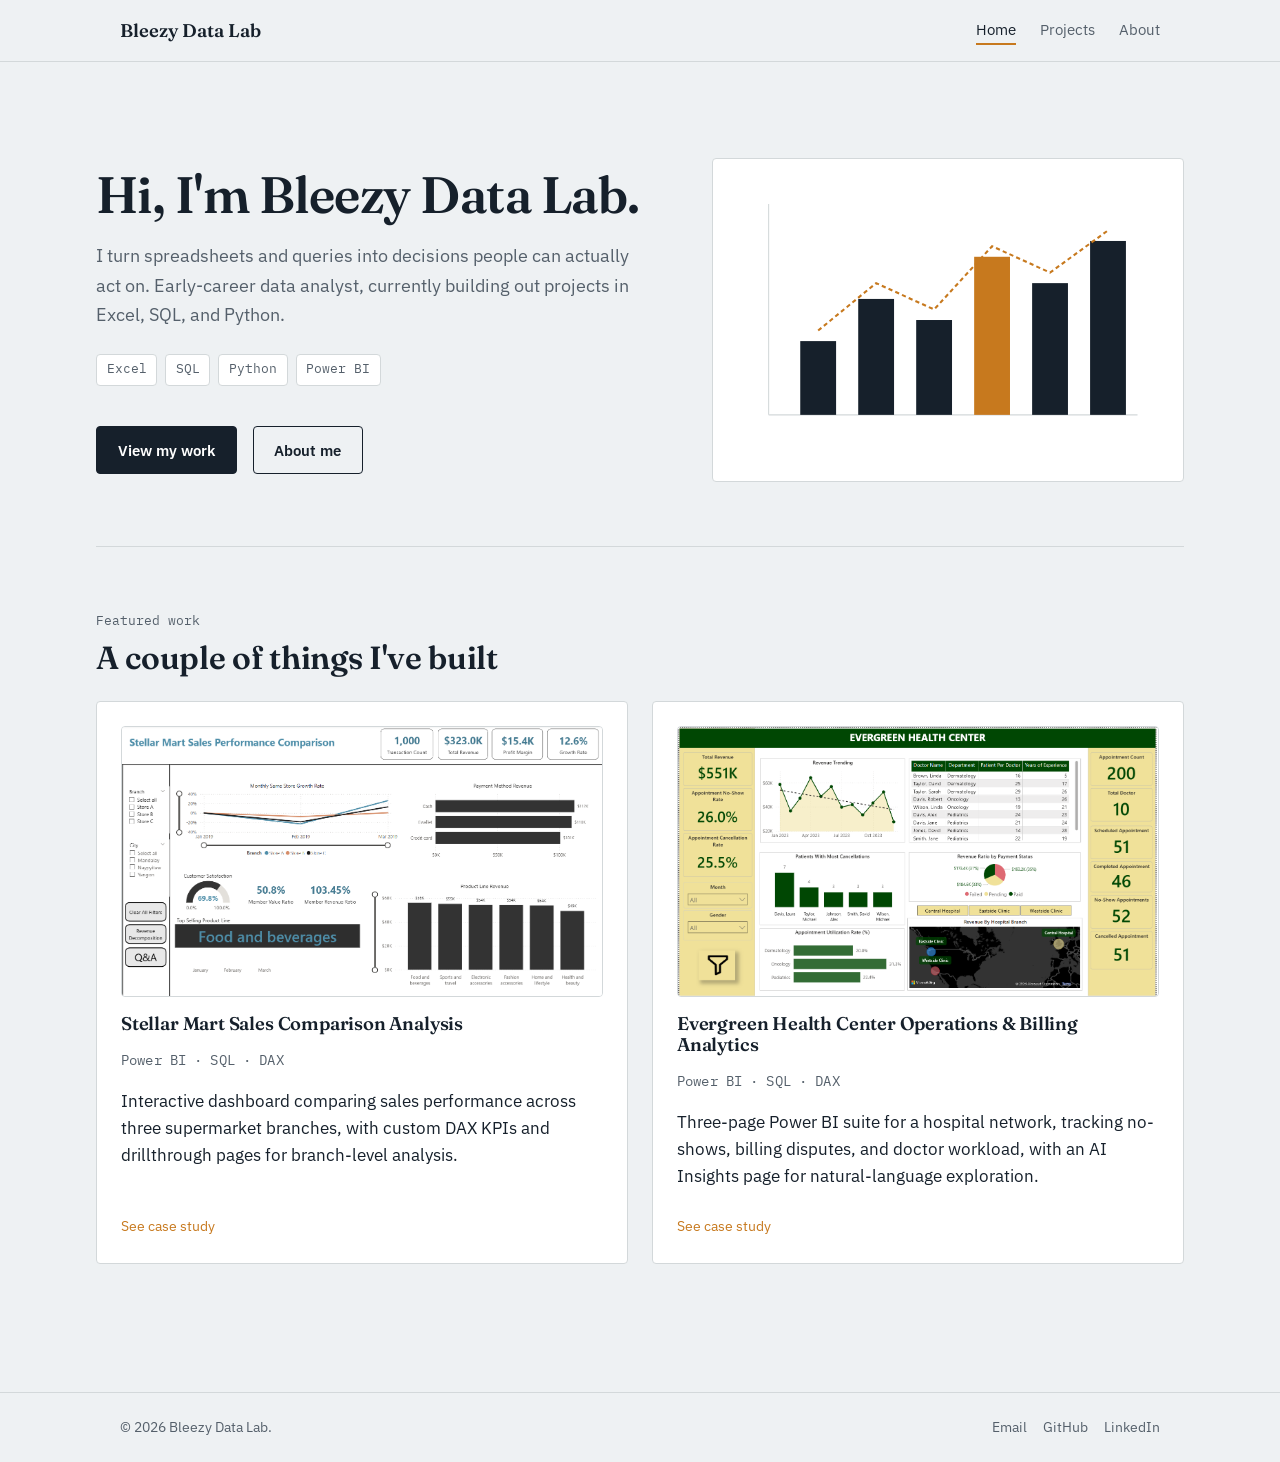
<file: index.html>
<!DOCTYPE html>
<html lang="en">
<head>
  <meta charset="UTF-8">
  <meta name="viewport" content="width=device-width, initial-scale=1.0">
  <title>Bleezy Data Lab — Data & BI Analyst</title>
  <meta name="description" content="Portfolio of Bleezy Data Lab, an early-career data and BI analyst working in SQL, Excel, and Python.">
  <link rel="preconnect" href="https://fonts.googleapis.com">
  <link href="https://fonts.googleapis.com/css2?family=Fraunces:wght@500;600&family=IBM+Plex+Sans:wght@400;500;600&family=IBM+Plex+Mono:wght@400;500&display=swap" rel="stylesheet">
  <link rel="stylesheet" href="style.css">
</head>
<body>
  <a class="skip-link" href="#main">Skip to content</a>

  <header class="site-header">
    <div class="wrap header-inner">
      <a class="brand" href="index.html">Bleezy Data Lab</a>
      <nav class="nav" aria-label="Main">
        <a class="nav-link active" href="index.html">Home</a>
        <a class="nav-link" href="projects.html">Projects</a>
        <a class="nav-link" href="about.html">About</a>
      </nav>
    </div>
  </header>

  <main id="main">
    <section class="hero wrap">
      <div>
        <h1>Hi, I'm Bleezy Data Lab.</h1>
        <p class="lede">I turn spreadsheets and queries into decisions people can actually act on. Early-career data analyst, currently building out projects in Excel, SQL, and Python.</p>
        <div class="hero-tags">
          <span class="tag">Excel</span>
          <span class="tag">SQL</span>
          <span class="tag">Python</span>
          <span class="tag">Power BI</span>
        </div>
        <div class="cta-row">
          <a class="btn btn-primary" href="projects.html">View my work</a>
          <a class="btn btn-secondary" href="about.html">About me</a>
        </div>
      </div>

      <div class="hero-visual" aria-hidden="true">
        <svg viewBox="0 0 400 260" xmlns="http://www.w3.org/2000/svg">
          <line x1="30" y1="20" x2="30" y2="220" stroke="#D3D8DA" stroke-width="1"/>
          <line x1="30" y1="220" x2="380" y2="220" stroke="#D3D8DA" stroke-width="1"/>
          <rect x="60"  y="150" width="34" height="70" fill="#16202B"/>
          <rect x="115" y="110" width="34" height="110" fill="#16202B"/>
          <rect x="170" y="130" width="34" height="90"  fill="#16202B"/>
          <rect x="225" y="70"  width="34" height="150" fill="#C7791E"/>
          <rect x="280" y="95"  width="34" height="125" fill="#16202B"/>
          <rect x="335" y="55"  width="34" height="165" fill="#16202B"/>
          <polyline points="77,140 132,95 187,120 242,60 297,85 352,45"
                    fill="none" stroke="#C7791E" stroke-width="2" stroke-dasharray="4 3"/>
        </svg>
      </div>
    </section>

    <section class="section wrap">
      <p class="section-label">Featured work</p>
      <h2>A couple of things I've built</h2>
      <div class="card-grid">
        <article class="card">
          <div class="card-thumb">
            <img src="assets/img/stellar-exec.png" alt="Power BI executive dashboard comparing sales performance across three Stellar Mart store branches">
          </div>
          <h3>Stellar Mart Sales Comparison Analysis</h3>
          <p class="mono" style="color: var(--muted);">Power BI · SQL · DAX</p>
          <p>Interactive dashboard comparing sales performance across three supermarket branches, with custom DAX KPIs and drillthrough pages for branch-level analysis.</p>
          <div class="card-links">
            <a href="project-stellar-mart.html">See case study</a>
          </div>
        </article>

        <article class="card">
          <div class="card-thumb">
            <img src="assets/evergreen-dashboard.png" alt="Power BI operations dashboard for Evergreen Health Center">
          </div>
          <h3>Evergreen Health Center Operations &amp; Billing Analytics</h3>
          <p class="mono" style="color: var(--muted);">Power BI · SQL · DAX</p>
          <p>Three-page Power BI suite for a hospital network, tracking no-shows, billing disputes, and doctor workload, with an AI Insights page for natural-language exploration.</p>
          <div class="card-links">
            <a href="project-evergreen.html">See case study</a>
          </div>
        </article>
      </div>
    </section>
  </main>

  <footer class="site-footer">
    <div class="wrap footer-inner">
      <p>&copy; 2026 Bleezy Data Lab.</p>
      <div class="footer-links">
        <a href="mailto:romanusawonfor@gmail.com">Email</a>
        <a href="https://github.com/Awonfor" target="_blank" rel="noopener">GitHub</a>
        <a href="https://www.linkedin.com/in/awonfor-forcham" target="_blank" rel="noopener">LinkedIn</a>
      </div>
    </div>
  </footer>
</body>
</html>
</file>
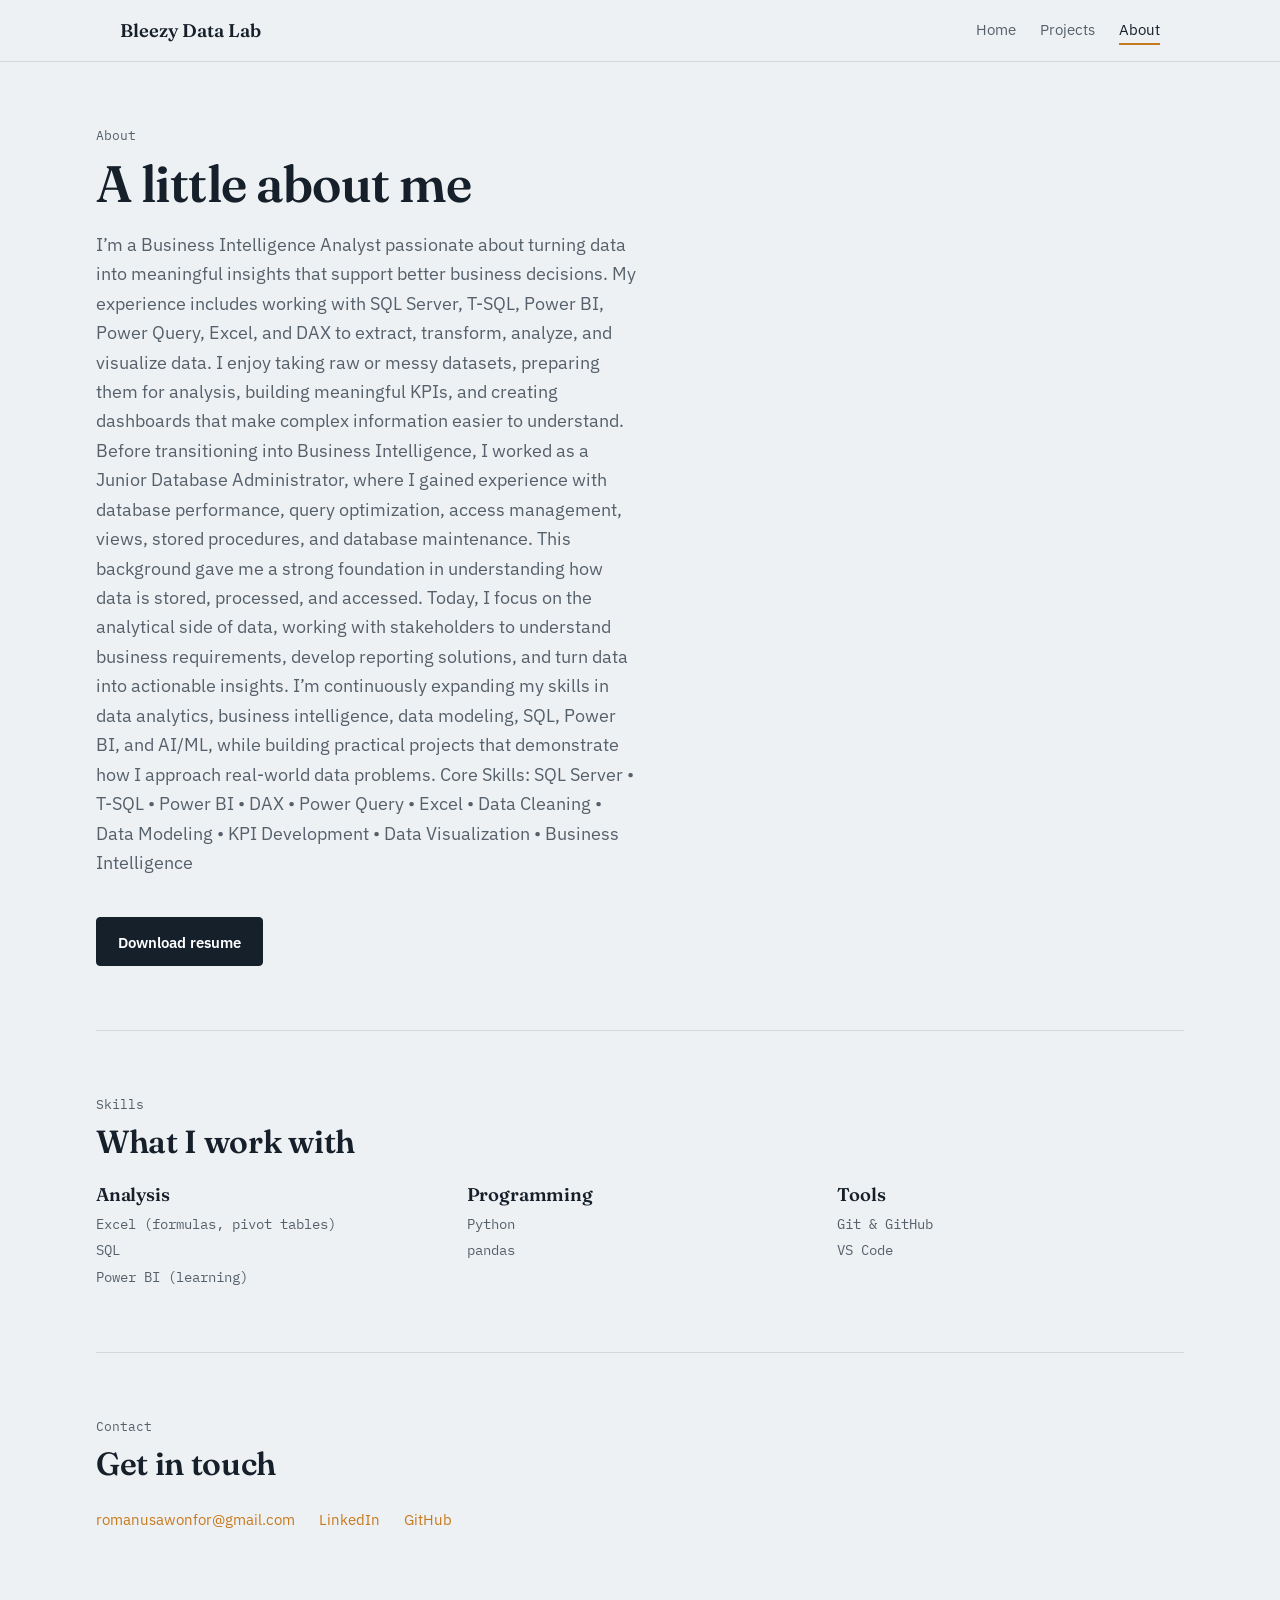
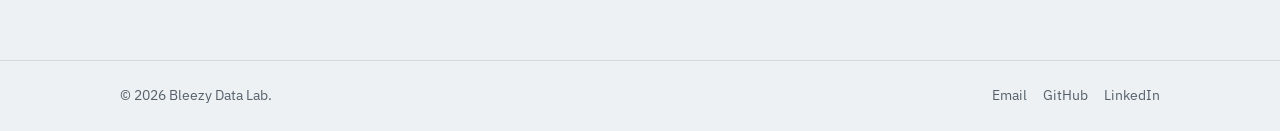
<file: about.html>
<!DOCTYPE html>
<html lang="en">
<head>
  <meta charset="UTF-8">
  <meta name="viewport" content="width=device-width, initial-scale=1.0">
  <title>About — Bleezy Data Lab</title>
  <meta name="description" content="About Bleezy Data Lab, an early-career data and BI analyst.">
  <link rel="preconnect" href="https://fonts.googleapis.com">
  <link href="https://fonts.googleapis.com/css2?family=Fraunces:wght@500;600&family=IBM+Plex+Sans:wght@400;500;600&family=IBM+Plex+Mono:wght@400;500&display=swap" rel="stylesheet">
  <link rel="stylesheet" href="style.css">
</head>
<body>
  <a class="skip-link" href="#main">Skip to content</a>

  <header class="site-header">
    <div class="wrap header-inner">
      <a class="brand" href="index.html">Bleezy Data Lab</a>
      <nav class="nav" aria-label="Main">
        <a class="nav-link" href="index.html">Home</a>
        <a class="nav-link" href="projects.html">Projects</a>
        <a class="nav-link active" href="about.html">About</a>
      </nav>
    </div>
  </header>

  <main id="main">
    <section class="section wrap" style="border-top: none;">
      <p class="section-label">About</p>
      <h1 style="margin-bottom: var(--space-2);">A little about me</h1>
      <p class="lede">I’m a Business Intelligence Analyst passionate about turning data into meaningful insights that support better business decisions.
My experience includes working with SQL Server, T-SQL, Power BI, Power Query, Excel, and DAX to extract, transform, analyze, and visualize data. I enjoy taking raw or messy datasets, preparing them for analysis, building meaningful KPIs, and creating dashboards that make complex information easier to understand.
Before transitioning into Business Intelligence, I worked as a Junior Database Administrator, where I gained experience with database performance, query optimization, access management, views, stored procedures, and database maintenance. This background gave me a strong foundation in understanding how data is stored, processed, and accessed.
Today, I focus on the analytical side of data, working with stakeholders to understand business requirements, develop reporting solutions, and turn data into actionable insights.
I’m continuously expanding my skills in data analytics, business intelligence, data modeling, SQL, Power BI, and AI/ML, while building practical projects that demonstrate how I approach real-world data problems.

Core Skills:
SQL Server • T-SQL • Power BI • DAX • Power Query • Excel • Data Cleaning • Data Modeling • KPI Development • Data Visualization • Business Intelligence</p>
      <div class="cta-row">
        <a class="btn btn-primary" href="assets/resume.pdf" target="_blank" rel="noopener">Download resume</a>
      </div>
    </section>

    <section class="section wrap">
      <p class="section-label">Skills</p>
      <h2>What I work with</h2>
      <div class="skills-grid">
        <div class="skill-group">
          <h3>Analysis</h3>
          <ul class="skill-list">
            <li>Excel (formulas, pivot tables)</li>
            <li>SQL</li>
            <li>Power BI (learning)</li>
          </ul>
        </div>
        <div class="skill-group">
          <h3>Programming</h3>
          <ul class="skill-list">
            <li>Python</li>
            <li>pandas</li>
          </ul>
        </div>
        <div class="skill-group">
          <h3>Tools</h3>
          <ul class="skill-list">
            <li>Git & GitHub</li>
            <li>VS Code</li>
          </ul>
        </div>
      </div>
    </section>

    <section class="section wrap">
      <p class="section-label">Contact</p>
      <h2>Get in touch</h2>
      <div class="contact-row">
        <a href="mailto:romanusawonfor@gmail.com">romanusawonfor@gmail.com</a>
        <a href="www.linkedin.com/in/awonfor-forcham" target="_blank" rel="noopener">LinkedIn</a>
        <a href="https://github.com/Awonfor" target="_blank" rel="noopener">GitHub</a>
      </div>
    </section>
  </main>

  <footer class="site-footer">
    <div class="wrap footer-inner">
      <p>&copy; 2026 Bleezy Data Lab.</p>
      <div class="footer-links">
        <a href="mailto:romanusawonfor@gmail.com">Email</a>
        <a href="https://github.com/Awonfor" target="_blank" rel="noopener">GitHub</a>
        <a href="www.linkedin.com/in/awonfor-forcham" target="_blank" rel="noopener">LinkedIn</a>
      </div>
    </div>
  </footer>
</body>
</html>
</file>
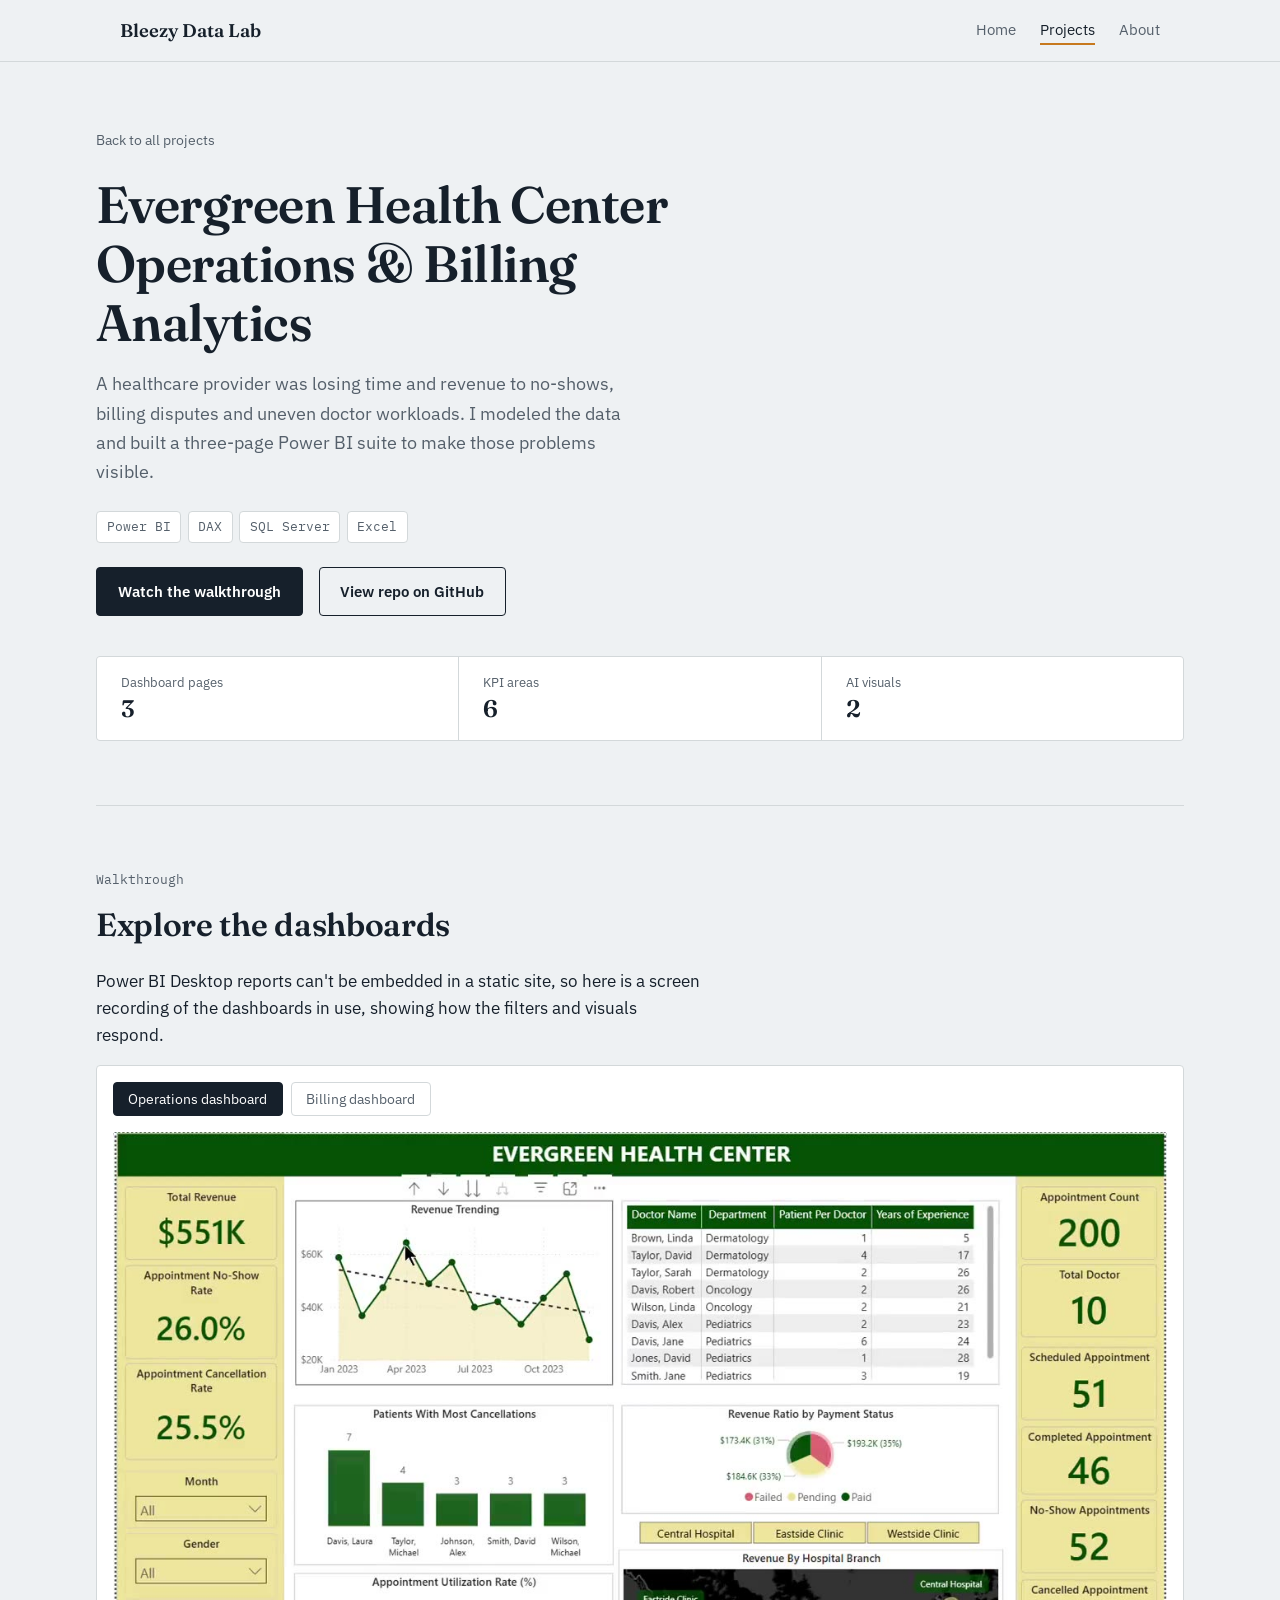
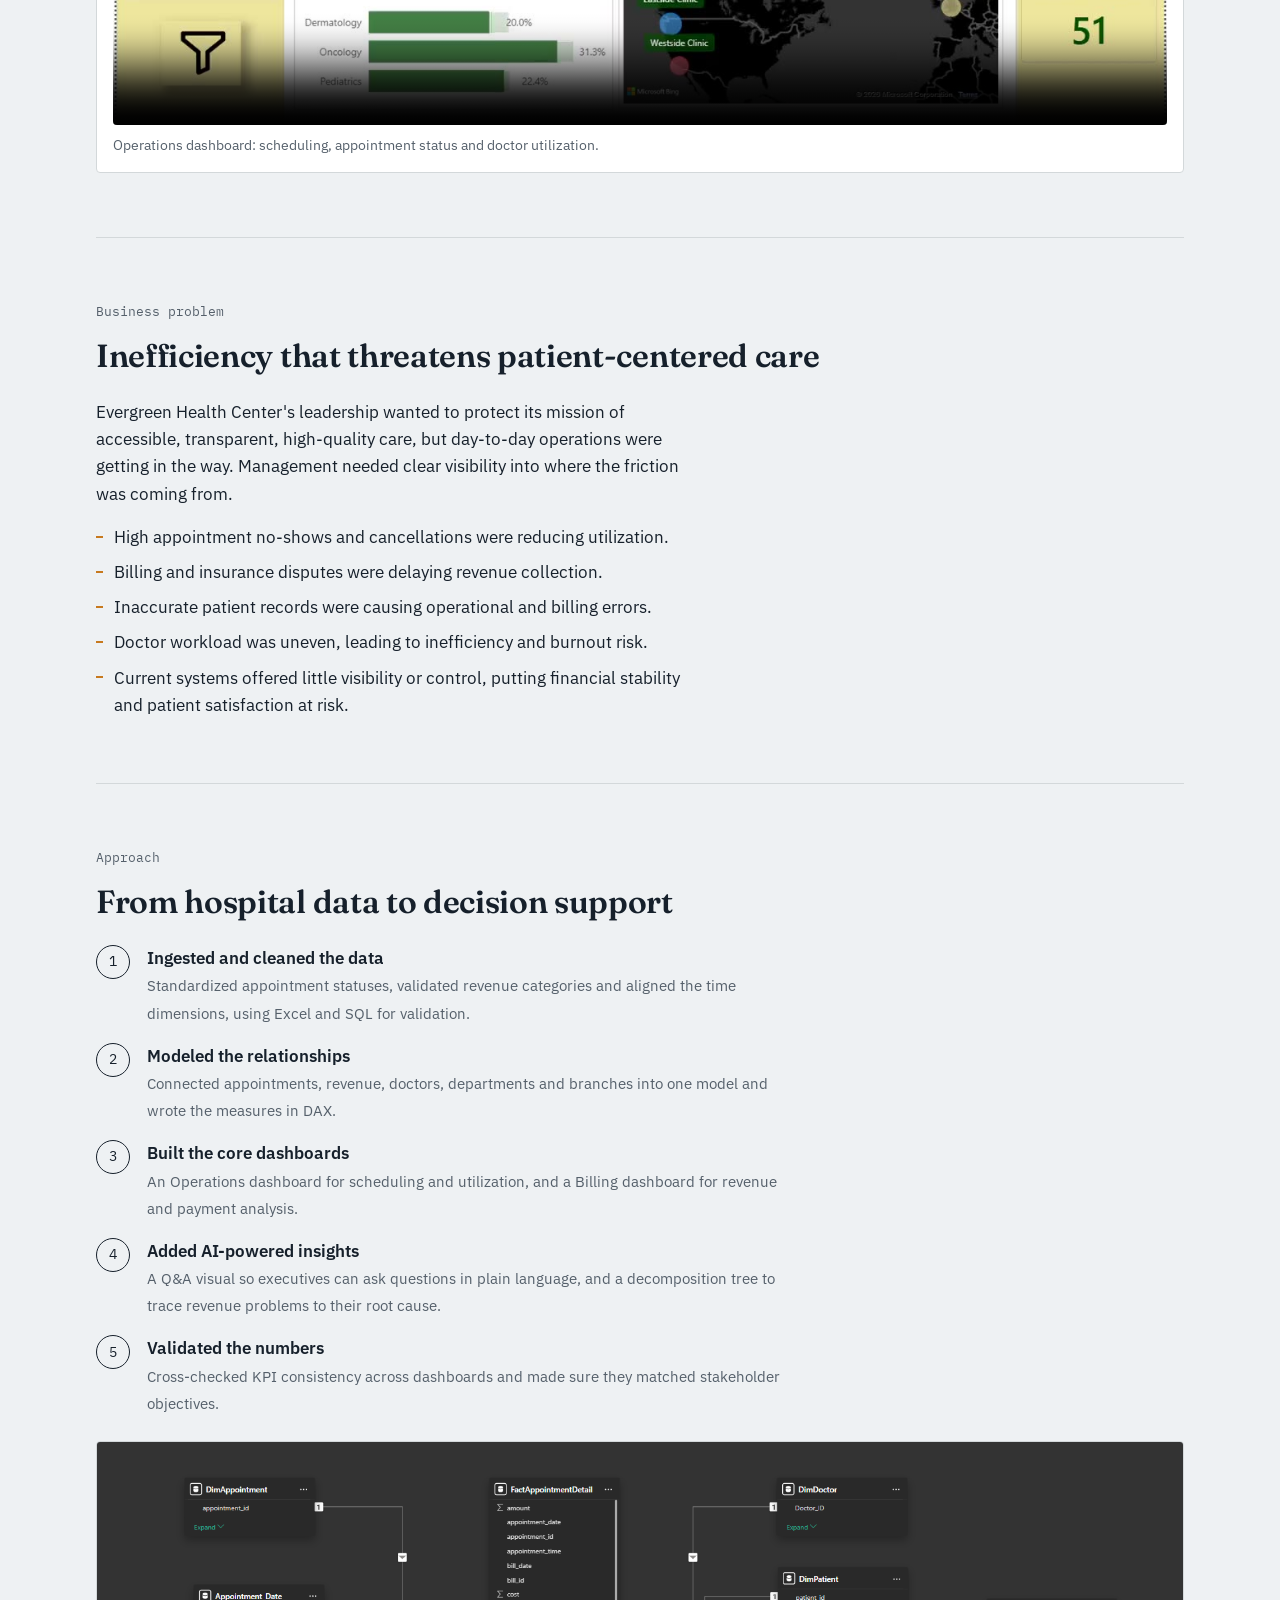
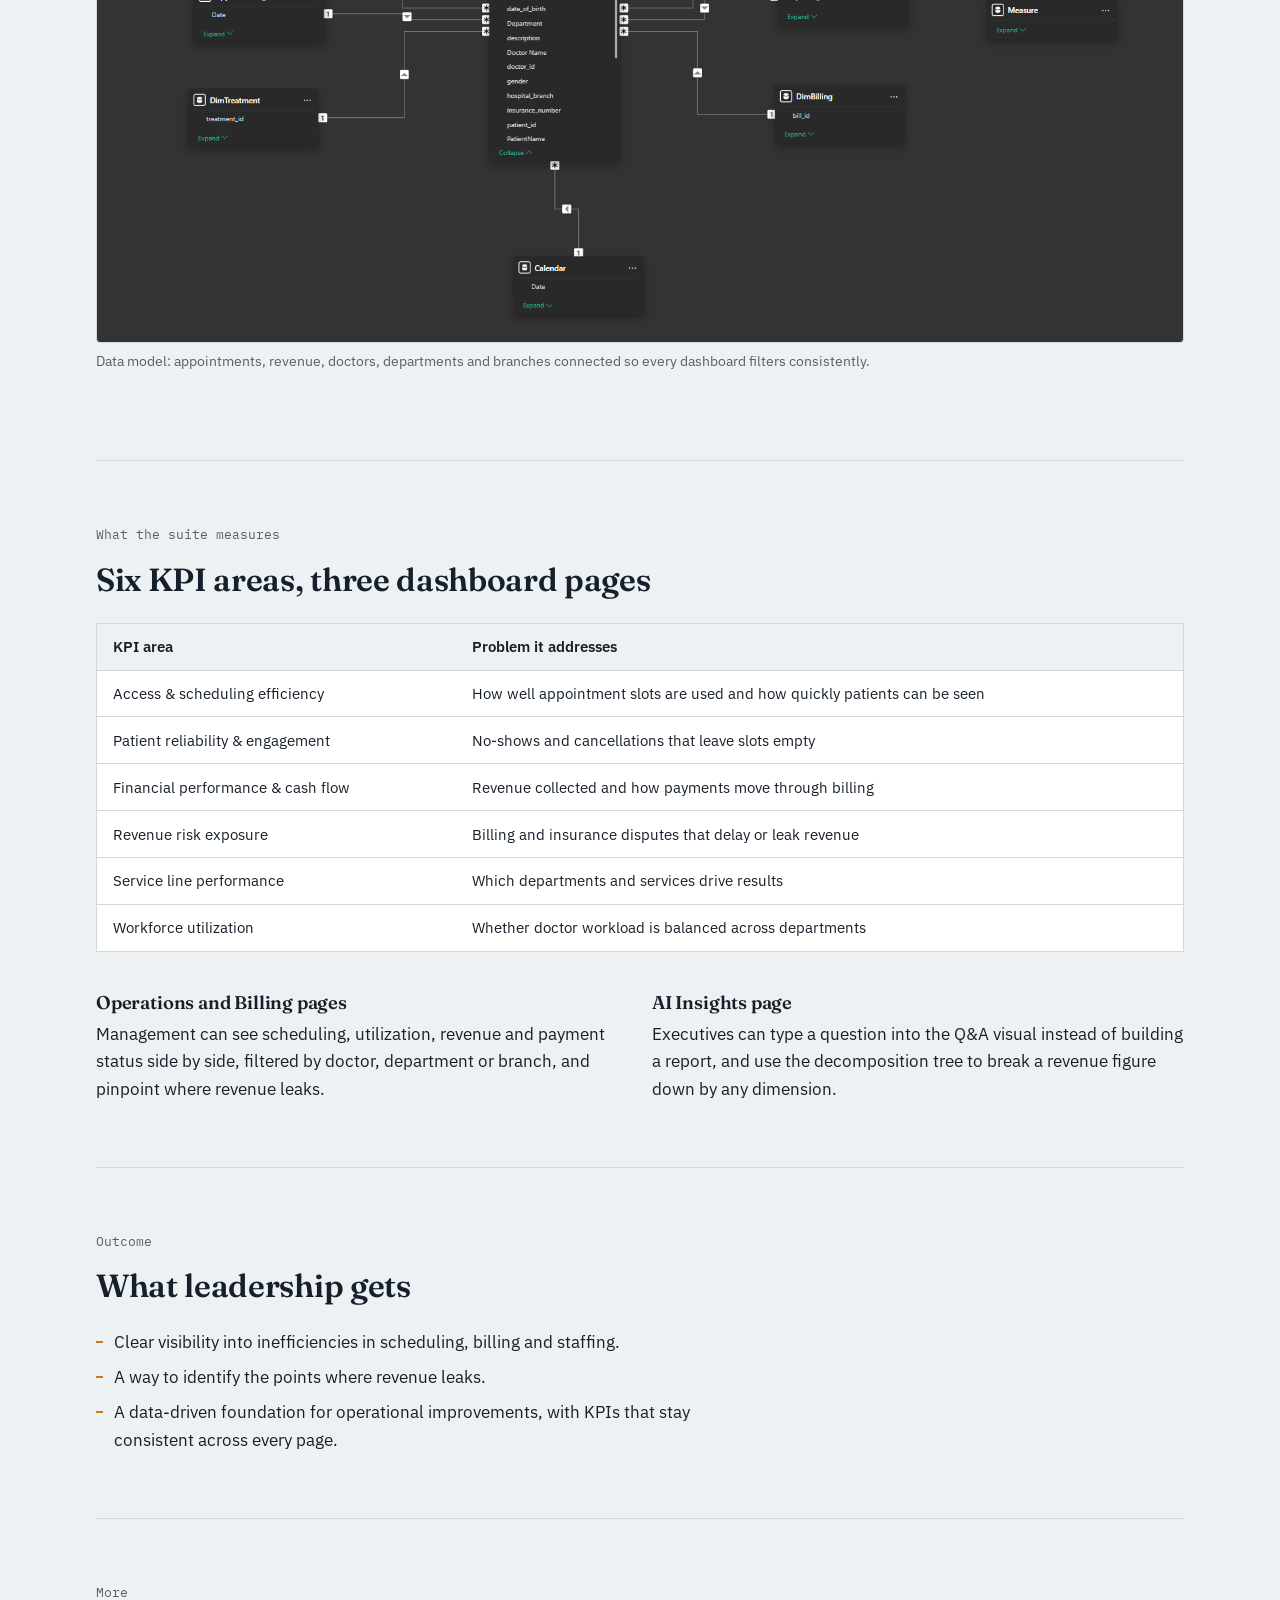
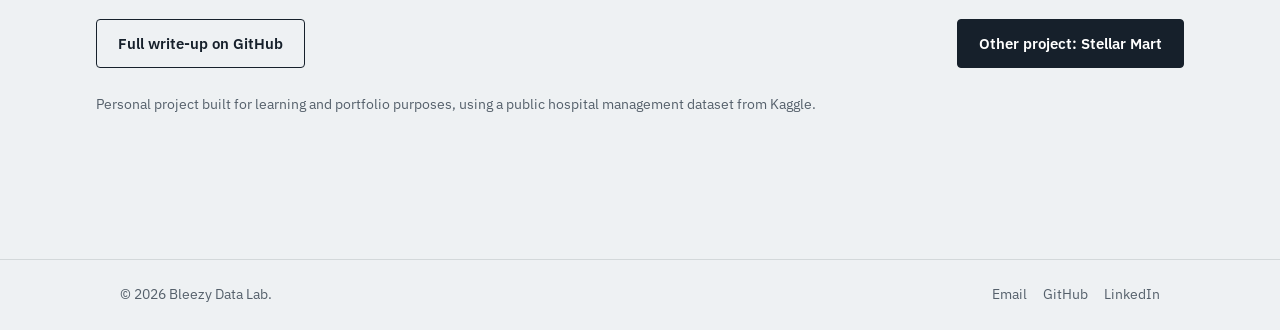
<file: project-evergreen.html>
<!DOCTYPE html>
<html lang="en">
<head>
  <meta charset="UTF-8">
  <meta name="viewport" content="width=device-width, initial-scale=1.0">
  <title>Evergreen Health Center Analytics — Bleezy Data Lab</title>
  <meta name="description" content="Case study: a three-page Power BI suite covering scheduling, billing and workforce utilization for a healthcare provider, with an AI insights page.">
  <link rel="preconnect" href="https://fonts.googleapis.com">
  <link href="https://fonts.googleapis.com/css2?family=Fraunces:wght@500;600&family=IBM+Plex+Sans:wght@400;500;600&family=IBM+Plex+Mono:wght@400;500&display=swap" rel="stylesheet">
  <link rel="stylesheet" href="style.css">
</head>
<body>
  <a class="skip-link" href="#main">Skip to content</a>

  <header class="site-header">
    <div class="wrap header-inner">
      <a class="brand" href="index.html">Bleezy Data Lab</a>
      <nav class="nav" aria-label="Main">
        <a class="nav-link" href="index.html">Home</a>
        <a class="nav-link active" href="projects.html">Projects</a>
        <a class="nav-link" href="about.html">About</a>
      </nav>
    </div>
  </header>

  <main id="main">

    <section class="section wrap case-head" style="border-top: none;">
      <a class="back-link" href="projects.html">Back to all projects</a>
      <h1>Evergreen Health Center Operations &amp; Billing Analytics</h1>
      <p class="lede">A healthcare provider was losing time and revenue to no-shows, billing disputes and uneven doctor workloads. I modeled the data and built a three-page Power BI suite to make those problems visible.</p>
      <div class="card-tags">
        <span class="tag">Power BI</span>
        <span class="tag">DAX</span>
        <span class="tag">SQL Server</span>
        <span class="tag">Excel</span>
      </div>
      <div class="cta-row" style="margin-top: 0;">
        <a class="btn btn-primary" href="#walkthrough">Watch the walkthrough</a>
        <a class="btn btn-secondary" href="https://github.com/Awonfor/Evergreen_Health_Center" target="_blank" rel="noopener">View repo on GitHub</a>
      </div>

      <dl class="facts">
        <div class="fact"><dt>Dashboard pages</dt><dd>3</dd></div>
        <div class="fact"><dt>KPI areas</dt><dd>6</dd></div>
        <div class="fact"><dt>AI visuals</dt><dd>2</dd></div>
      </dl>
    </section>

    <section class="section wrap case-section" id="walkthrough">
      <p class="section-label">Walkthrough</p>
      <h2>Explore the dashboards</h2>
      <p>Power BI Desktop reports can't be embedded in a static site, so here is a screen recording of the dashboards in use, showing how the filters and visuals respond.</p>

      <div class="video-panel">
        <div class="video-tabs" role="tablist" aria-label="Choose a dashboard recording">
          <button class="video-tab" role="tab" aria-selected="true"  data-src="assets/videos/evergreen-operations.mp4" data-poster="assets/img/evergreen-operations.jpg" data-caption="Operations dashboard: scheduling, appointment status and doctor utilization.">Operations dashboard</button>
          <button class="video-tab" role="tab" aria-selected="false" data-src="assets/videos/evergreen-billing.mp4" data-poster="assets/img/evergreen-billing.jpg" data-caption="Billing dashboard: revenue, payments and where money is at risk.">Billing dashboard</button>
        </div>
        <div class="video-frame">
          <video controls preload="metadata" playsinline poster="assets/img/evergreen-operations.jpg">
            <source src="assets/videos/evergreen-operations.mp4" type="video/mp4">
            Your browser can't play this video. <a href="assets/videos/evergreen-operations.mp4">Download it instead.</a>
          </video>
        </div>
        <p class="video-caption" aria-live="polite">Operations dashboard: scheduling, appointment status and doctor utilization.</p>
      </div>
    </section>

    <section class="section wrap case-section">
      <p class="section-label">Business problem</p>
      <h2>Inefficiency that threatens patient-centered care</h2>
      <p>Evergreen Health Center's leadership wanted to protect its mission of accessible, transparent, high-quality care, but day-to-day operations were getting in the way. Management needed clear visibility into where the friction was coming from.</p>
      <ul class="bullet-list">
        <li>High appointment no-shows and cancellations were reducing utilization.</li>
        <li>Billing and insurance disputes were delaying revenue collection.</li>
        <li>Inaccurate patient records were causing operational and billing errors.</li>
        <li>Doctor workload was uneven, leading to inefficiency and burnout risk.</li>
        <li>Current systems offered little visibility or control, putting financial stability and patient satisfaction at risk.</li>
      </ul>
    </section>

    <section class="section wrap case-section">
      <p class="section-label">Approach</p>
      <h2>From hospital data to decision support</h2>
      <ol class="steps">
        <li><div><strong>Ingested and cleaned the data</strong><span>Standardized appointment statuses, validated revenue categories and aligned the time dimensions, using Excel and SQL for validation.</span></div></li>
        <li><div><strong>Modeled the relationships</strong><span>Connected appointments, revenue, doctors, departments and branches into one model and wrote the measures in DAX.</span></div></li>
        <li><div><strong>Built the core dashboards</strong><span>An Operations dashboard for scheduling and utilization, and a Billing dashboard for revenue and payment analysis.</span></div></li>
        <li><div><strong>Added AI-powered insights</strong><span>A Q&amp;A visual so executives can ask questions in plain language, and a decomposition tree to trace revenue problems to their root cause.</span></div></li>
        <li><div><strong>Validated the numbers</strong><span>Cross-checked KPI consistency across dashboards and made sure they matched stakeholder objectives.</span></div></li>
      </ol>

      <figure class="figure">
        <img src="assets/img/evergreen-model.png" alt="Data model showing relationships between appointments, revenue, doctors, departments and branches" loading="lazy">
        <figcaption>Data model: appointments, revenue, doctors, departments and branches connected so every dashboard filters consistently.</figcaption>
      </figure>
    </section>

    <section class="section wrap case-section">
      <p class="section-label">What the suite measures</p>
      <h2>Six KPI areas, three dashboard pages</h2>
      <div class="table-wrap">
        <table class="data-table">
          <thead>
            <tr><th>KPI area</th><th>Problem it addresses</th></tr>
          </thead>
          <tbody>
            <tr><td>Access &amp; scheduling efficiency</td><td>How well appointment slots are used and how quickly patients can be seen</td></tr>
            <tr><td>Patient reliability &amp; engagement</td><td>No-shows and cancellations that leave slots empty</td></tr>
            <tr><td>Financial performance &amp; cash flow</td><td>Revenue collected and how payments move through billing</td></tr>
            <tr><td>Revenue risk exposure</td><td>Billing and insurance disputes that delay or leak revenue</td></tr>
            <tr><td>Service line performance</td><td>Which departments and services drive results</td></tr>
            <tr><td>Workforce utilization</td><td>Whether doctor workload is balanced across departments</td></tr>
          </tbody>
        </table>
      </div>

      <div class="split" style="margin-top: var(--space-4);">
        <div>
          <h3>Operations and Billing pages</h3>
          <p>Management can see scheduling, utilization, revenue and payment status side by side, filtered by doctor, department or branch, and pinpoint where revenue leaks.</p>
        </div>
        <div>
          <h3>AI Insights page</h3>
          <p>Executives can type a question into the Q&amp;A visual instead of building a report, and use the decomposition tree to break a revenue figure down by any dimension.</p>
        </div>
      </div>
    </section>

    <section class="section wrap case-section">
      <p class="section-label">Outcome</p>
      <h2>What leadership gets</h2>
      <ul class="bullet-list">
        <li>Clear visibility into inefficiencies in scheduling, billing and staffing.</li>
        <li>A way to identify the points where revenue leaks.</li>
        <li>A data-driven foundation for operational improvements, with KPIs that stay consistent across every page.</li>
      </ul>
    </section>

    <section class="section wrap case-section">
      <p class="section-label">More</p>
      <div class="case-nav">
        <a class="btn btn-secondary" href="https://github.com/Awonfor/Evergreen_Health_Center" target="_blank" rel="noopener">Full write-up on GitHub</a>
        <a class="btn btn-primary" href="project-stellar-mart.html">Other project: Stellar Mart</a>
      </div>
      <p class="video-caption" style="margin-top: var(--space-3);">Personal project built for learning and portfolio purposes, using a public hospital management dataset from Kaggle.</p>
    </section>

  </main>

  <footer class="site-footer">
    <div class="wrap footer-inner">
      <p>&copy; 2026 Bleezy Data Lab.</p>
      <div class="footer-links">
        <a href="mailto:romanusawonfor@gmail.com">Email</a>
        <a href="https://github.com/Awonfor" target="_blank" rel="noopener">GitHub</a>
        <a href="https://www.linkedin.com/in/awonfor-forcham" target="_blank" rel="noopener">LinkedIn</a>
      </div>
    </div>
  </footer>

  <script>
    (function () {
      var tabs = document.querySelectorAll('.video-tab');
      var video = document.querySelector('.video-frame video');
      var caption = document.querySelector('.video-caption[aria-live]');
      if (!tabs.length || !video) return;
      tabs.forEach(function (tab) {
        tab.addEventListener('click', function () {
          tabs.forEach(function (t) { t.setAttribute('aria-selected', 'false'); });
          tab.setAttribute('aria-selected', 'true');
          video.pause();
          video.poster = tab.dataset.poster;
          video.src = tab.dataset.src;
          video.load();
          if (caption) caption.innerHTML = tab.dataset.caption;
        });
      });
    })();
  </script>
</body>
</html>
</file>
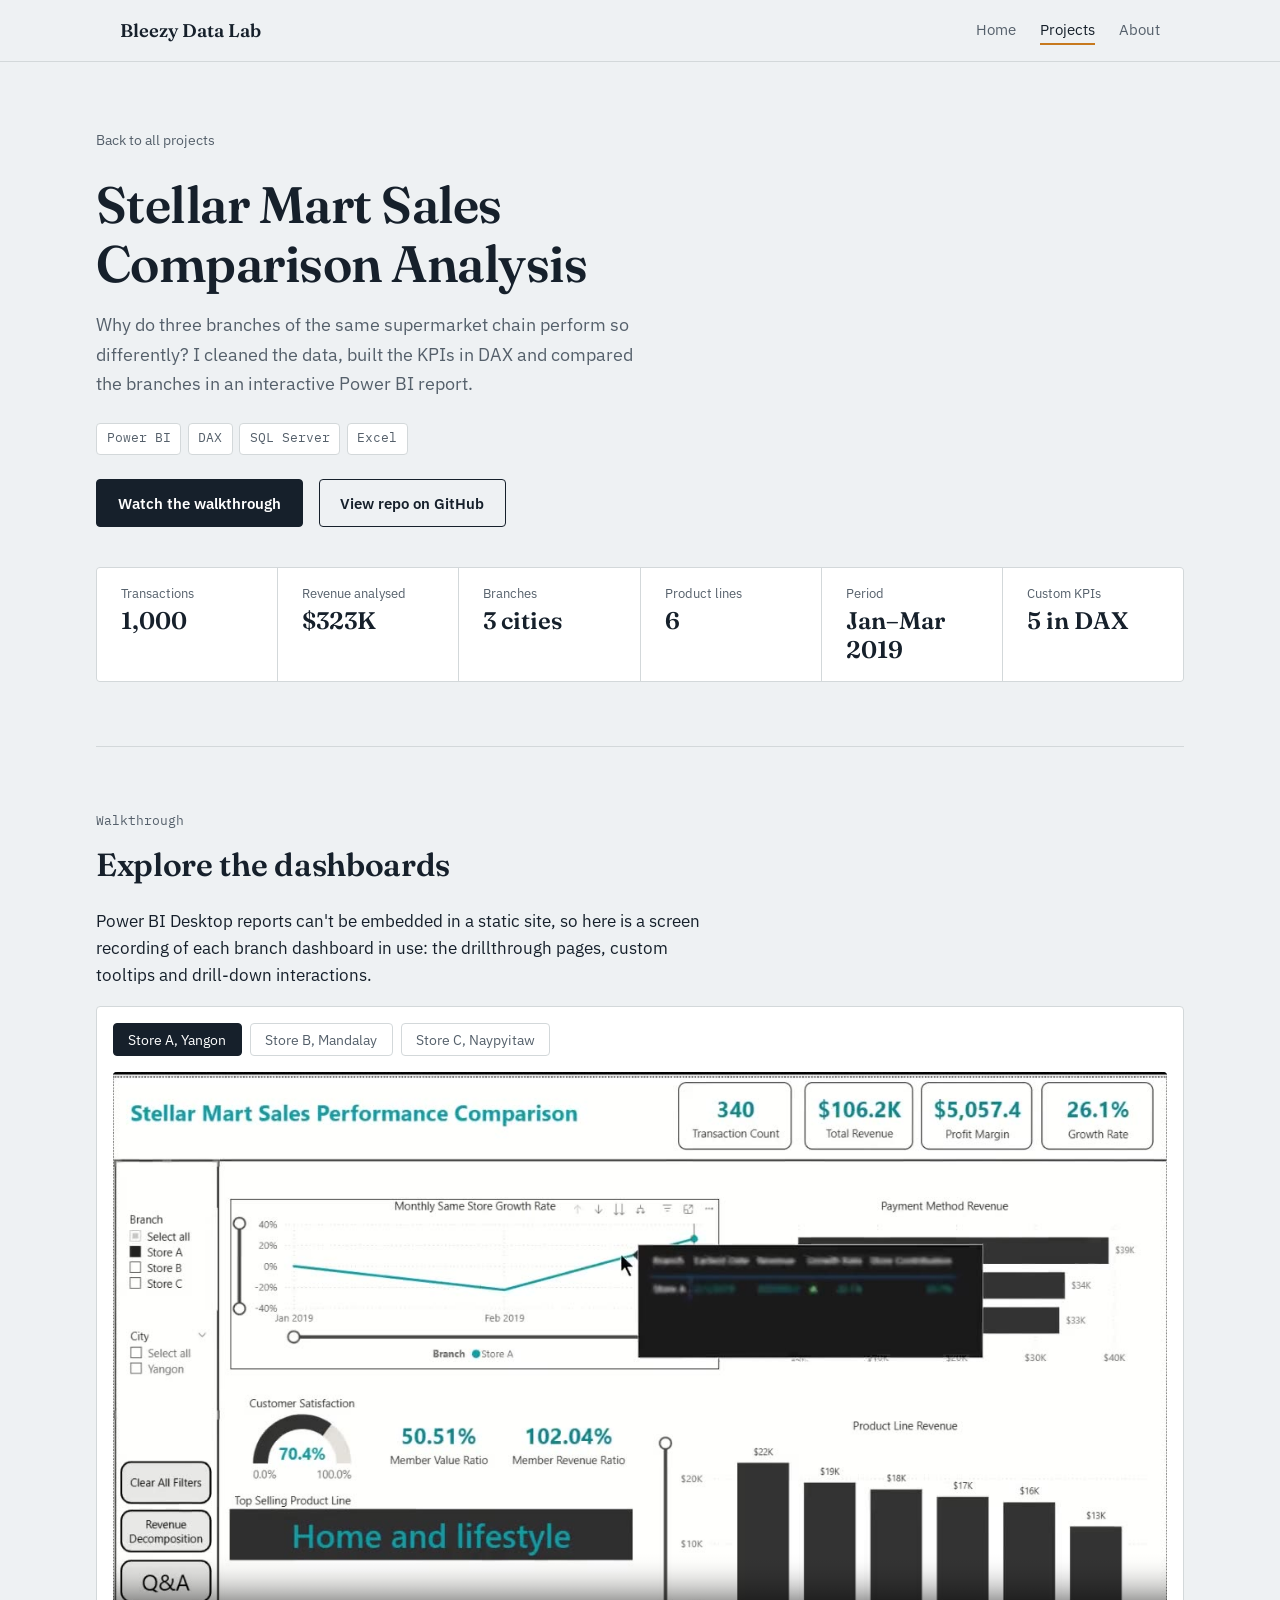
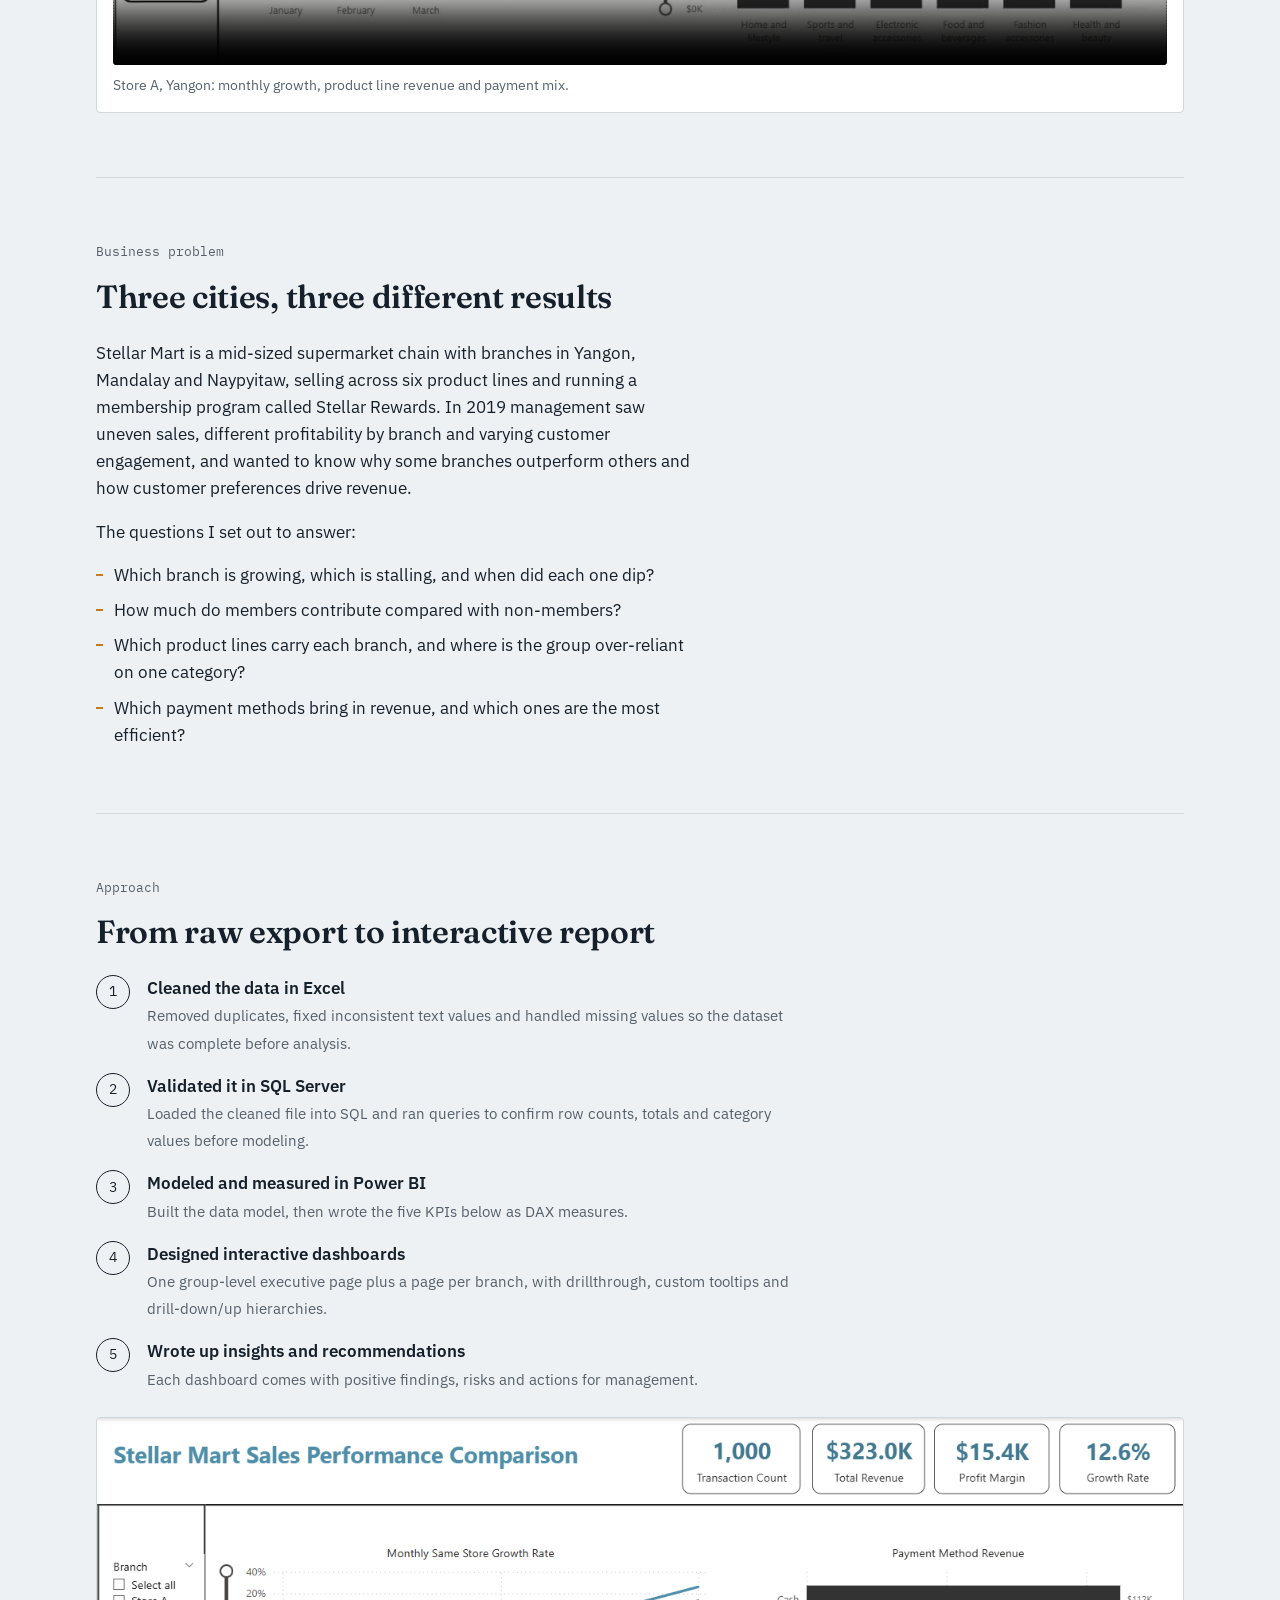
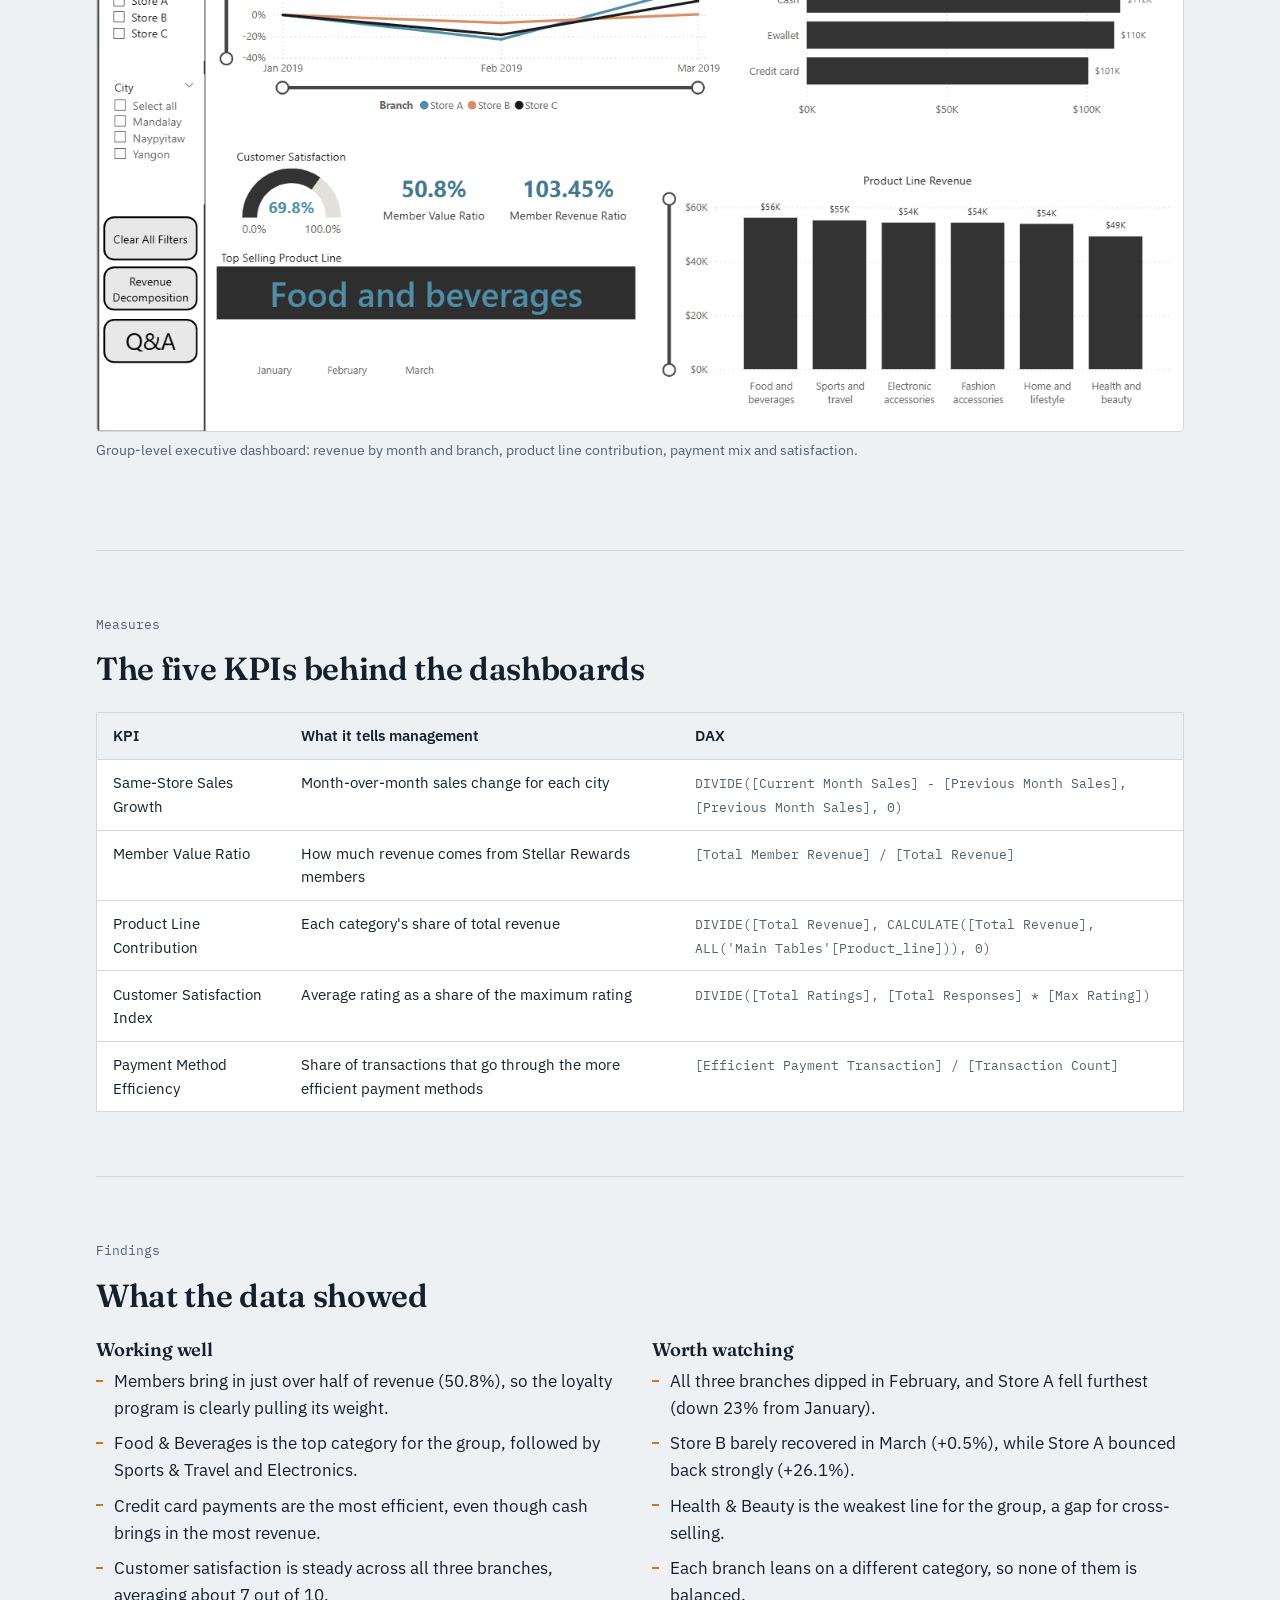
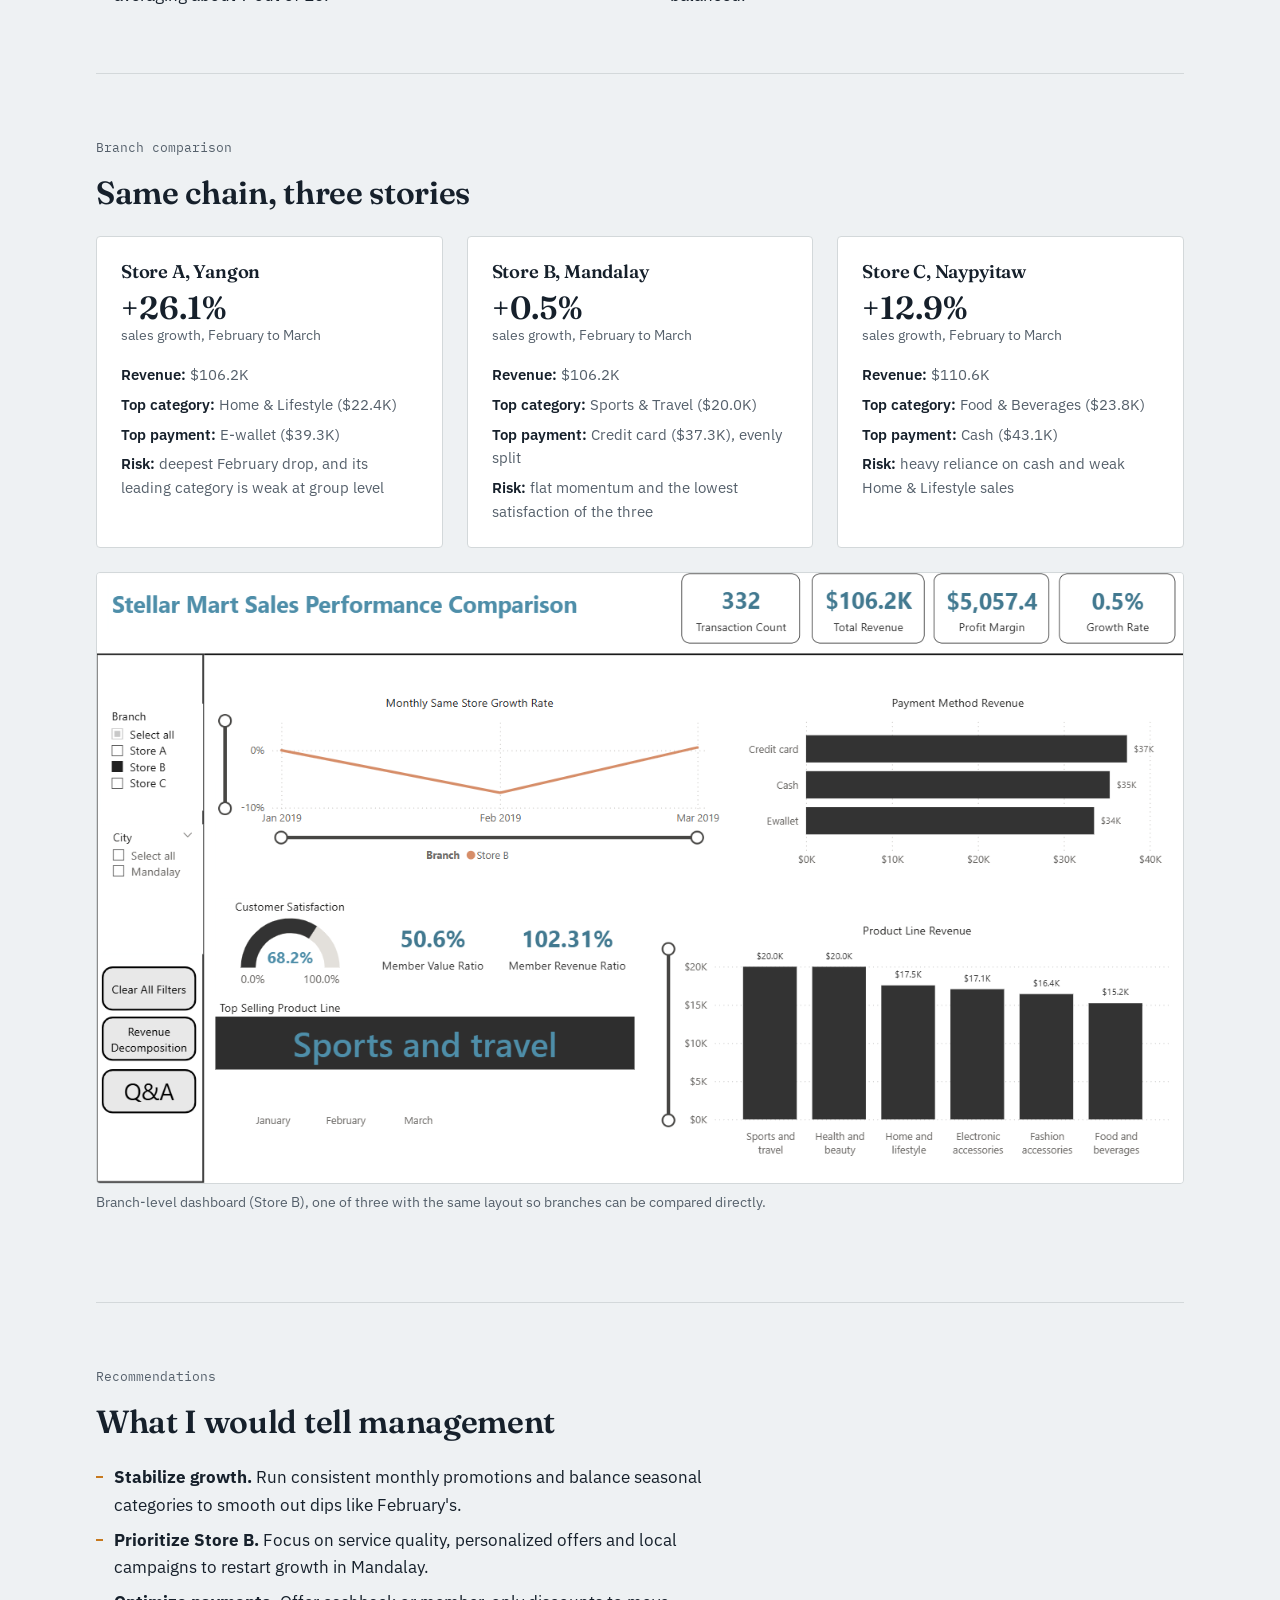
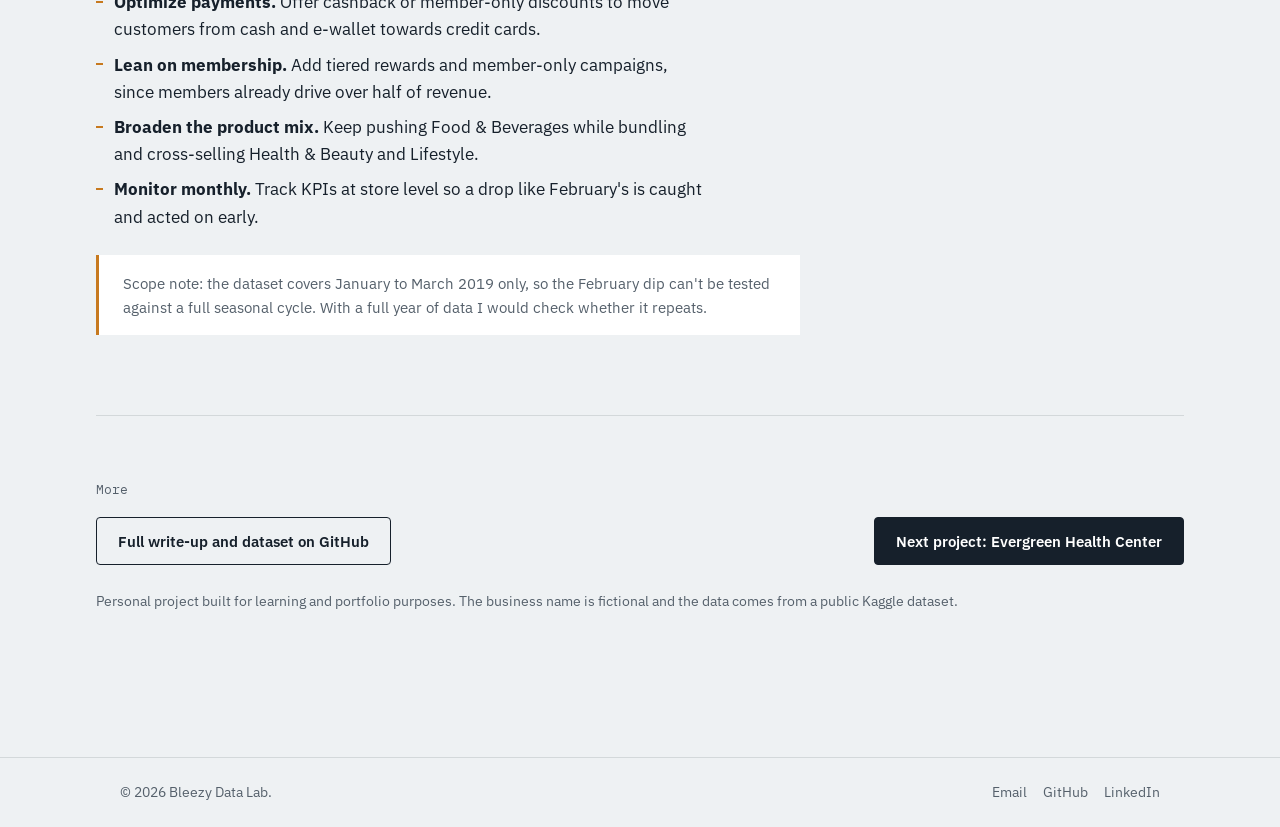
<file: project-stellar-mart.html>
<!DOCTYPE html>
<html lang="en">
<head>
  <meta charset="UTF-8">
  <meta name="viewport" content="width=device-width, initial-scale=1.0">
  <title>Stellar Mart Sales Comparison — Bleezy Data Lab</title>
  <meta name="description" content="Case study: comparing sales, customers and payments across three supermarket branches with SQL, Excel and an interactive Power BI report.">
  <link rel="preconnect" href="https://fonts.googleapis.com">
  <link href="https://fonts.googleapis.com/css2?family=Fraunces:wght@500;600&family=IBM+Plex+Sans:wght@400;500;600&family=IBM+Plex+Mono:wght@400;500&display=swap" rel="stylesheet">
  <link rel="stylesheet" href="style.css">
</head>
<body>
  <a class="skip-link" href="#main">Skip to content</a>

  <header class="site-header">
    <div class="wrap header-inner">
      <a class="brand" href="index.html">Bleezy Data Lab</a>
      <nav class="nav" aria-label="Main">
        <a class="nav-link" href="index.html">Home</a>
        <a class="nav-link active" href="projects.html">Projects</a>
        <a class="nav-link" href="about.html">About</a>
      </nav>
    </div>
  </header>

  <main id="main">

    <section class="section wrap case-head" style="border-top: none;">
      <a class="back-link" href="projects.html">Back to all projects</a>
      <h1>Stellar Mart Sales Comparison Analysis</h1>
      <p class="lede">Why do three branches of the same supermarket chain perform so differently? I cleaned the data, built the KPIs in DAX and compared the branches in an interactive Power BI report.</p>
      <div class="card-tags">
        <span class="tag">Power BI</span>
        <span class="tag">DAX</span>
        <span class="tag">SQL Server</span>
        <span class="tag">Excel</span>
      </div>
      <div class="cta-row" style="margin-top: 0;">
        <a class="btn btn-primary" href="#walkthrough">Watch the walkthrough</a>
        <a class="btn btn-secondary" href="https://github.com/Awonfor/Stellar_Mart_Project" target="_blank" rel="noopener">View repo on GitHub</a>
      </div>

      <dl class="facts">
        <div class="fact"><dt>Transactions</dt><dd>1,000</dd></div>
        <div class="fact"><dt>Revenue analysed</dt><dd>$323K</dd></div>
        <div class="fact"><dt>Branches</dt><dd>3 cities</dd></div>
        <div class="fact"><dt>Product lines</dt><dd>6</dd></div>
        <div class="fact"><dt>Period</dt><dd>Jan–Mar 2019</dd></div>
        <div class="fact"><dt>Custom KPIs</dt><dd>5 in DAX</dd></div>
      </dl>
    </section>

    <section class="section wrap case-section" id="walkthrough">
      <p class="section-label">Walkthrough</p>
      <h2>Explore the dashboards</h2>
      <p>Power BI Desktop reports can't be embedded in a static site, so here is a screen recording of each branch dashboard in use: the drillthrough pages, custom tooltips and drill-down interactions.</p>

      <div class="video-panel">
        <div class="video-tabs" role="tablist" aria-label="Choose a dashboard recording">
          <button class="video-tab" role="tab" aria-selected="true"  data-src="assets/videos/stellar-store-a.mp4" data-poster="assets/img/stellar-store-a.jpg" data-caption="Store A, Yangon: monthly growth, product line revenue and payment mix.">Store A, Yangon</button>
          <button class="video-tab" role="tab" aria-selected="false" data-src="assets/videos/stellar-store-b.mp4" data-poster="assets/img/stellar-store-b.jpg" data-caption="Store B, Mandalay: the slowest-growing branch and its category mix.">Store B, Mandalay</button>
          <button class="video-tab" role="tab" aria-selected="false" data-src="assets/videos/stellar-store-c.mp4" data-poster="assets/img/stellar-store-c.jpg" data-caption="Store C, Naypyitaw: Food &amp; Beverages leadership and cash-heavy payments.">Store C, Naypyitaw</button>
        </div>
        <div class="video-frame">
          <video controls preload="metadata" playsinline poster="assets/img/stellar-store-a.jpg">
            <source src="assets/videos/stellar-store-a.mp4" type="video/mp4">
            Your browser can't play this video. <a href="assets/videos/stellar-store-a.mp4">Download it instead.</a>
          </video>
        </div>
        <p class="video-caption" aria-live="polite">Store A, Yangon: monthly growth, product line revenue and payment mix.</p>
      </div>
    </section>

    <section class="section wrap case-section">
      <p class="section-label">Business problem</p>
      <h2>Three cities, three different results</h2>
      <p>Stellar Mart is a mid-sized supermarket chain with branches in Yangon, Mandalay and Naypyitaw, selling across six product lines and running a membership program called Stellar Rewards. In 2019 management saw uneven sales, different profitability by branch and varying customer engagement, and wanted to know why some branches outperform others and how customer preferences drive revenue.</p>
      <p>The questions I set out to answer:</p>
      <ul class="bullet-list">
        <li>Which branch is growing, which is stalling, and when did each one dip?</li>
        <li>How much do members contribute compared with non-members?</li>
        <li>Which product lines carry each branch, and where is the group over-reliant on one category?</li>
        <li>Which payment methods bring in revenue, and which ones are the most efficient?</li>
      </ul>
    </section>

    <section class="section wrap case-section">
      <p class="section-label">Approach</p>
      <h2>From raw export to interactive report</h2>
      <ol class="steps">
        <li><div><strong>Cleaned the data in Excel</strong><span>Removed duplicates, fixed inconsistent text values and handled missing values so the dataset was complete before analysis.</span></div></li>
        <li><div><strong>Validated it in SQL Server</strong><span>Loaded the cleaned file into SQL and ran queries to confirm row counts, totals and category values before modeling.</span></div></li>
        <li><div><strong>Modeled and measured in Power BI</strong><span>Built the data model, then wrote the five KPIs below as DAX measures.</span></div></li>
        <li><div><strong>Designed interactive dashboards</strong><span>One group-level executive page plus a page per branch, with drillthrough, custom tooltips and drill-down/up hierarchies.</span></div></li>
        <li><div><strong>Wrote up insights and recommendations</strong><span>Each dashboard comes with positive findings, risks and actions for management.</span></div></li>
      </ol>

      <figure class="figure">
        <img src="assets/img/stellar-exec.png" alt="Group-level executive dashboard in Power BI" loading="lazy">
        <figcaption>Group-level executive dashboard: revenue by month and branch, product line contribution, payment mix and satisfaction.</figcaption>
      </figure>
    </section>

    <section class="section wrap case-section">
      <p class="section-label">Measures</p>
      <h2>The five KPIs behind the dashboards</h2>
      <div class="table-wrap">
        <table class="data-table">
          <thead>
            <tr><th>KPI</th><th>What it tells management</th><th>DAX</th></tr>
          </thead>
          <tbody>
            <tr>
              <td>Same-Store Sales Growth</td>
              <td>Month-over-month sales change for each city</td>
              <td><code>DIVIDE([Current Month Sales] - [Previous Month Sales], [Previous Month Sales], 0)</code></td>
            </tr>
            <tr>
              <td>Member Value Ratio</td>
              <td>How much revenue comes from Stellar Rewards members</td>
              <td><code>[Total Member Revenue] / [Total Revenue]</code></td>
            </tr>
            <tr>
              <td>Product Line Contribution</td>
              <td>Each category's share of total revenue</td>
              <td><code>DIVIDE([Total Revenue], CALCULATE([Total Revenue], ALL('Main Tables'[Product_line])), 0)</code></td>
            </tr>
            <tr>
              <td>Customer Satisfaction Index</td>
              <td>Average rating as a share of the maximum rating</td>
              <td><code>DIVIDE([Total Ratings], [Total Responses] * [Max Rating])</code></td>
            </tr>
            <tr>
              <td>Payment Method Efficiency</td>
              <td>Share of transactions that go through the more efficient payment methods</td>
              <td><code>[Efficient Payment Transaction] / [Transaction Count]</code></td>
            </tr>
          </tbody>
        </table>
      </div>
    </section>

    <section class="section wrap case-section">
      <p class="section-label">Findings</p>
      <h2>What the data showed</h2>

      <div class="split">
        <div>
          <h3>Working well</h3>
          <ul class="bullet-list">
            <li>Members bring in just over half of revenue (50.8%), so the loyalty program is clearly pulling its weight.</li>
            <li>Food &amp; Beverages is the top category for the group, followed by Sports &amp; Travel and Electronics.</li>
            <li>Credit card payments are the most efficient, even though cash brings in the most revenue.</li>
            <li>Customer satisfaction is steady across all three branches, averaging about 7 out of 10.</li>
          </ul>
        </div>
        <div>
          <h3>Worth watching</h3>
          <ul class="bullet-list">
            <li>All three branches dipped in February, and Store A fell furthest (down 23% from January).</li>
            <li>Store B barely recovered in March (+0.5%), while Store A bounced back strongly (+26.1%).</li>
            <li>Health &amp; Beauty is the weakest line for the group, a gap for cross-selling.</li>
            <li>Each branch leans on a different category, so none of them is balanced.</li>
          </ul>
        </div>
      </div>
    </section>

    <section class="section wrap case-section">
      <p class="section-label">Branch comparison</p>
      <h2>Same chain, three stories</h2>

      <div class="compare-grid">
        <article class="compare-card">
          <h3>Store A, Yangon</h3>
          <p class="big">+26.1%</p>
          <p class="big-label">sales growth, February to March</p>
          <ul>
            <li><b>Revenue:</b> $106.2K</li>
            <li><b>Top category:</b> Home &amp; Lifestyle ($22.4K)</li>
            <li><b>Top payment:</b> E-wallet ($39.3K)</li>
            <li><b>Risk:</b> deepest February drop, and its leading category is weak at group level</li>
          </ul>
        </article>
        <article class="compare-card">
          <h3>Store B, Mandalay</h3>
          <p class="big">+0.5%</p>
          <p class="big-label">sales growth, February to March</p>
          <ul>
            <li><b>Revenue:</b> $106.2K</li>
            <li><b>Top category:</b> Sports &amp; Travel ($20.0K)</li>
            <li><b>Top payment:</b> Credit card ($37.3K), evenly split</li>
            <li><b>Risk:</b> flat momentum and the lowest satisfaction of the three</li>
          </ul>
        </article>
        <article class="compare-card">
          <h3>Store C, Naypyitaw</h3>
          <p class="big">+12.9%</p>
          <p class="big-label">sales growth, February to March</p>
          <ul>
            <li><b>Revenue:</b> $110.6K</li>
            <li><b>Top category:</b> Food &amp; Beverages ($23.8K)</li>
            <li><b>Top payment:</b> Cash ($43.1K)</li>
            <li><b>Risk:</b> heavy reliance on cash and weak Home &amp; Lifestyle sales</li>
          </ul>
        </article>
      </div>

      <figure class="figure">
        <img src="assets/img/stellar-store-b-insight.png" alt="Store B branch dashboard in Power BI" loading="lazy">
        <figcaption>Branch-level dashboard (Store B), one of three with the same layout so branches can be compared directly.</figcaption>
      </figure>
    </section>

    <section class="section wrap case-section">
      <p class="section-label">Recommendations</p>
      <h2>What I would tell management</h2>
      <ul class="bullet-list">
        <li><strong>Stabilize growth.</strong> Run consistent monthly promotions and balance seasonal categories to smooth out dips like February's.</li>
        <li><strong>Prioritize Store B.</strong> Focus on service quality, personalized offers and local campaigns to restart growth in Mandalay.</li>
        <li><strong>Optimize payments.</strong> Offer cashback or member-only discounts to move customers from cash and e-wallet towards credit cards.</li>
        <li><strong>Lean on membership.</strong> Add tiered rewards and member-only campaigns, since members already drive over half of revenue.</li>
        <li><strong>Broaden the product mix.</strong> Keep pushing Food &amp; Beverages while bundling and cross-selling Health &amp; Beauty and Lifestyle.</li>
        <li><strong>Monitor monthly.</strong> Track KPIs at store level so a drop like February's is caught and acted on early.</li>
      </ul>

      <p class="callout">Scope note: the dataset covers January to March 2019 only, so the February dip can't be tested against a full seasonal cycle. With a full year of data I would check whether it repeats.</p>
    </section>

    <section class="section wrap case-section">
      <p class="section-label">More</p>
      <div class="case-nav">
        <a class="btn btn-secondary" href="https://github.com/Awonfor/Stellar_Mart_Project" target="_blank" rel="noopener">Full write-up and dataset on GitHub</a>
        <a class="btn btn-primary" href="project-evergreen.html">Next project: Evergreen Health Center</a>
      </div>
      <p class="video-caption" style="margin-top: var(--space-3);">Personal project built for learning and portfolio purposes. The business name is fictional and the data comes from a public Kaggle dataset.</p>
    </section>

  </main>

  <footer class="site-footer">
    <div class="wrap footer-inner">
      <p>&copy; 2026 Bleezy Data Lab.</p>
      <div class="footer-links">
        <a href="mailto:romanusawonfor@gmail.com">Email</a>
        <a href="https://github.com/Awonfor" target="_blank" rel="noopener">GitHub</a>
        <a href="https://www.linkedin.com/in/awonfor-forcham" target="_blank" rel="noopener">LinkedIn</a>
      </div>
    </div>
  </footer>

  <script>
    (function () {
      var tabs = document.querySelectorAll('.video-tab');
      var video = document.querySelector('.video-frame video');
      var caption = document.querySelector('.video-caption[aria-live]');
      if (!tabs.length || !video) return;
      tabs.forEach(function (tab) {
        tab.addEventListener('click', function () {
          tabs.forEach(function (t) { t.setAttribute('aria-selected', 'false'); });
          tab.setAttribute('aria-selected', 'true');
          video.pause();
          video.poster = tab.dataset.poster;
          video.src = tab.dataset.src;
          video.load();
          if (caption) caption.innerHTML = tab.dataset.caption;
        });
      });
    })();
  </script>
</body>
</html>
</file>
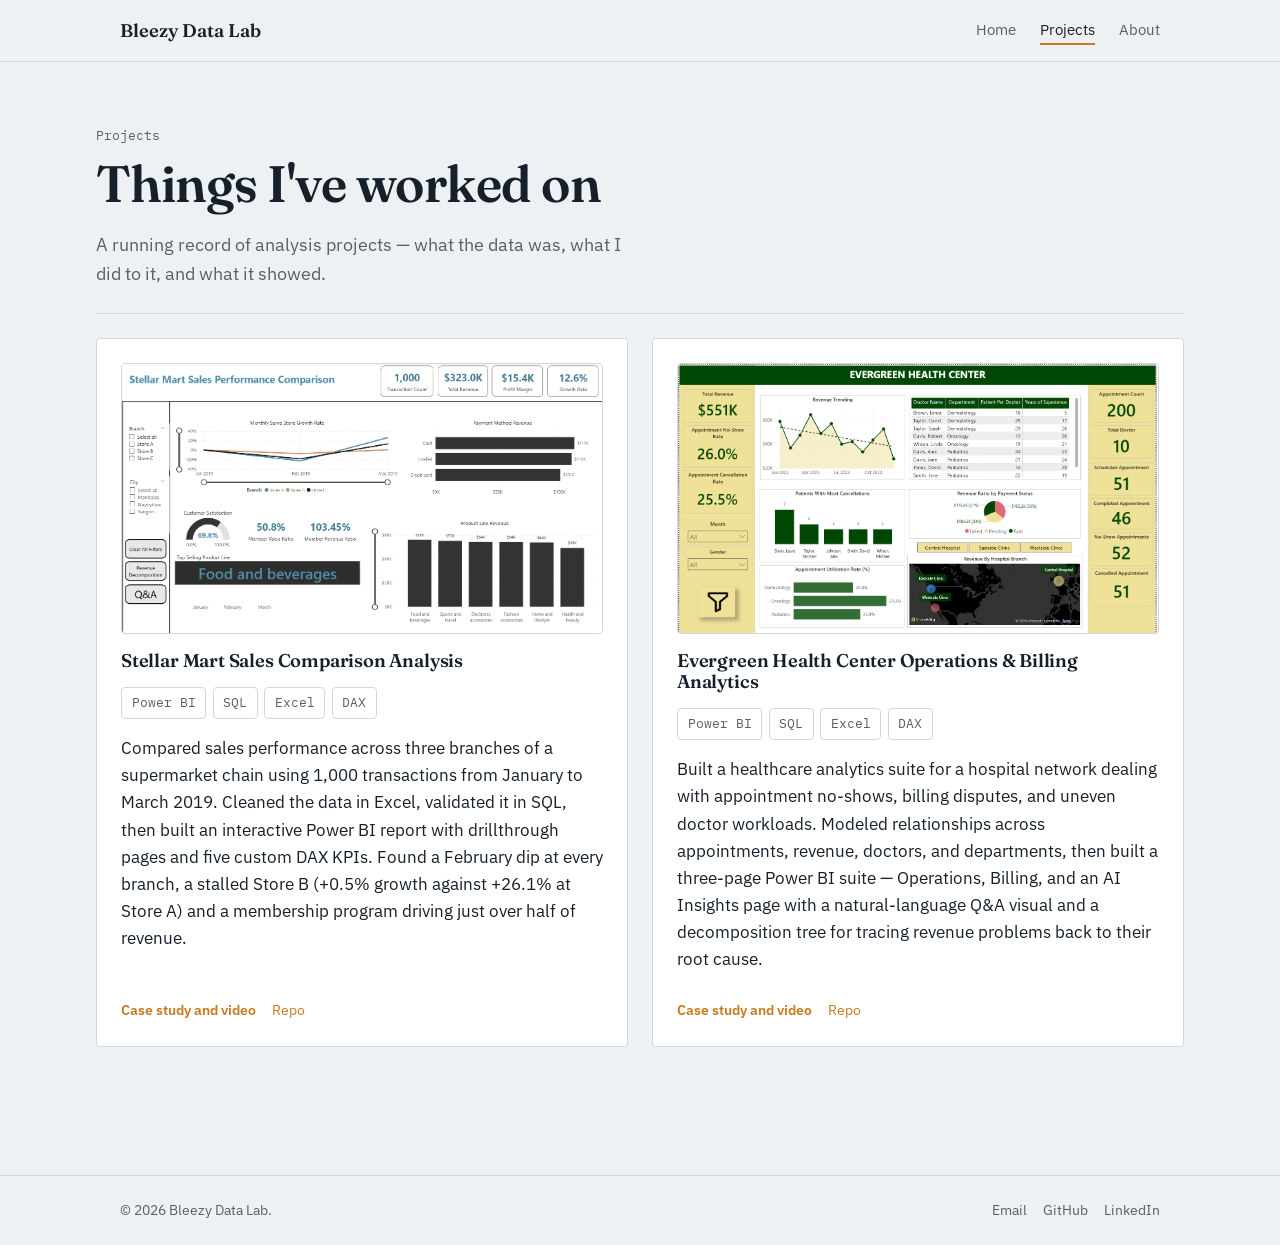
<file: projects.html>
<!DOCTYPE html>
<html lang="en">
<head>
  <meta charset="UTF-8">
  <meta name="viewport" content="width=device-width, initial-scale=1.0">
  <title>Projects — Bleezy Data Lab</title>
  <meta name="description" content="Data and BI analysis projects by Bleezy Data Lab.">
  <link rel="preconnect" href="https://fonts.googleapis.com">
  <link href="https://fonts.googleapis.com/css2?family=Fraunces:wght@500;600&family=IBM+Plex+Sans:wght@400;500;600&family=IBM+Plex+Mono:wght@400;500&display=swap" rel="stylesheet">
  <link rel="stylesheet" href="style.css">
</head>
<body>
  <a class="skip-link" href="#main">Skip to content</a>

  <header class="site-header">
    <div class="wrap header-inner">
      <a class="brand" href="index.html">Bleezy Data Lab</a>
      <nav class="nav" aria-label="Main">
        <a class="nav-link" href="index.html">Home</a>
        <a class="nav-link active" href="projects.html">Projects</a>
        <a class="nav-link" href="about.html">About</a>
      </nav>
    </div>
  </header>

  <main id="main">
    <section class="section wrap" style="border-top: none; padding-bottom: var(--space-3);">
      <p class="section-label">Projects</p>
      <h1 style="margin-bottom: var(--space-2);">Things I've worked on</h1>
      <p class="lede">A running record of analysis projects — what the data was, what I did to it, and what it showed.</p>
    </section>

    <section class="section wrap" style="padding-top: 0;">
      <div class="card-grid">

        <article class="card">
          <div class="card-thumb">
            <img src="assets/img/stellar-exec.png" alt="Power BI executive dashboard comparing sales performance across three Stellar Mart store branches">
          </div>
          <h3>Stellar Mart Sales Comparison Analysis</h3>
          <div class="card-tags">
            <span class="tag">Power BI</span>
            <span class="tag">SQL</span>
            <span class="tag">Excel</span>
            <span class="tag">DAX</span>
          </div>
          <p>Compared sales performance across three branches of a supermarket chain using 1,000 transactions from January to March 2019. Cleaned the data in Excel, validated it in SQL, then built an interactive Power BI report with drillthrough pages and five custom DAX KPIs. Found a February dip at every branch, a stalled Store B (+0.5% growth against +26.1% at Store A) and a membership program driving just over half of revenue.</p>
          <div class="card-links">
            <a class="primary-link" href="project-stellar-mart.html">Case study and video</a>
            <a href="https://github.com/Awonfor/Stellar_Mart_Project" target="_blank" rel="noopener">Repo</a>
          </div>
        </article>

        <article class="card">
          <div class="card-thumb">
            <img src="assets/evergreen-dashboard.png" alt="Power BI operations dashboard for Evergreen Health Center">
          </div>
          <h3>Evergreen Health Center Operations &amp; Billing Analytics</h3>
          <div class="card-tags">
            <span class="tag">Power BI</span>
            <span class="tag">SQL</span>
            <span class="tag">Excel</span>
            <span class="tag">DAX</span>
          </div>
          <p>Built a healthcare analytics suite for a hospital network dealing with appointment no-shows, billing disputes, and uneven doctor workloads. Modeled relationships across appointments, revenue, doctors, and departments, then built a three-page Power BI suite — Operations, Billing, and an AI Insights page with a natural-language Q&amp;A visual and a decomposition tree for tracing revenue problems back to their root cause.</p>
          <div class="card-links">
            <a class="primary-link" href="project-evergreen.html">Case study and video</a>
            <a href="https://github.com/Awonfor/Evergreen_Health_Center" target="_blank" rel="noopener">Repo</a>
          </div>
        </article>

      </div>
    </section>
  </main>

  <footer class="site-footer">
    <div class="wrap footer-inner">
      <p>&copy; 2026 Bleezy Data Lab.</p>
      <div class="footer-links">
        <a href="mailto:romanusawonfor@gmail.com">Email</a>
        <a href="https://github.com/Awonfor" target="_blank" rel="noopener">GitHub</a>
        <a href="https://www.linkedin.com/in/awonfor-forcham" target="_blank" rel="noopener">LinkedIn</a>
      </div>
    </div>
  </footer>
</body>
</html>
</file>
<file: style.css>
/* ============================================
   DESIGN TOKENS
   ============================================ */
:root {
  --bg: #EEF1F3;
  --surface: #FFFFFF;
  --ink: #16202B;
  --muted: #55606B;
  --accent: #C7791E;
  --accent-ink: #FFFFFF;
  --line: #D3D8DA;

  --font-display: 'Fraunces', Georgia, serif;
  --font-body: 'IBM Plex Sans', -apple-system, Segoe UI, sans-serif;
  --font-mono: 'IBM Plex Mono', SFMono-Regular, Consolas, monospace;

  --space-1: 0.5rem;
  --space-2: 1rem;
  --space-3: 1.5rem;
  --space-4: 2.5rem;
  --space-5: 4rem;
  --space-6: 6rem;

  --max-width: 68rem;
  --radius: 4px;
}

@media (prefers-reduced-motion: reduce) {
  * { animation: none !important; transition: none !important; }
}

/* ============================================
   RESET & BASE
   ============================================ */
* { box-sizing: border-box; margin: 0; padding: 0; }

html { scroll-behavior: smooth; }

body {
  background: var(--bg);
  color: var(--ink);
  font-family: var(--font-body);
  font-size: 17px;
  line-height: 1.6;
  -webkit-font-smoothing: antialiased;
}

img, svg { max-width: 100%; display: block; }

a {
  color: inherit;
  text-decoration: none;
}

a:focus-visible,
button:focus-visible {
  outline: 2px solid var(--accent);
  outline-offset: 3px;
}

.wrap {
  max-width: var(--max-width);
  margin: 0 auto;
  padding: 0 var(--space-3);
}

.skip-link {
  position: absolute;
  left: -999px;
  top: 0;
  background: var(--ink);
  color: var(--surface);
  padding: var(--space-1) var(--space-2);
  z-index: 100;
}
.skip-link:focus {
  left: var(--space-2);
  top: var(--space-2);
}

/* ============================================
   TYPOGRAPHY
   ============================================ */
h1, h2, h3 {
  font-family: var(--font-display);
  font-weight: 600;
  line-height: 1.15;
  letter-spacing: -0.01em;
}

h1 { font-size: clamp(2.1rem, 4vw, 3.2rem); }
h2 { font-size: clamp(1.5rem, 2.6vw, 2rem); margin-bottom: var(--space-3); }
h3 { font-size: 1.15rem; font-weight: 600; }

p { max-width: 38rem; }

.lede {
  font-size: 1.15rem;
  color: var(--muted);
  max-width: 34rem;
}

.mono {
  font-family: var(--font-mono);
  font-size: 0.85rem;
  letter-spacing: 0.01em;
}

.section-label {
  font-family: var(--font-mono);
  font-size: 0.8rem;
  color: var(--muted);
  margin-bottom: var(--space-1);
}

/* ============================================
   HEADER / NAV
   ============================================ */
.site-header {
  border-bottom: 1px solid var(--line);
  background: var(--bg);
  position: sticky;
  top: 0;
  z-index: 10;
}

.header-inner {
  display: flex;
  align-items: center;
  justify-content: space-between;
  padding-top: var(--space-2);
  padding-bottom: var(--space-2);
}

.brand {
  font-family: var(--font-display);
  font-weight: 600;
  font-size: 1.15rem;
}

.nav {
  display: flex;
  gap: var(--space-3);
}

.nav-link {
  font-size: 0.95rem;
  color: var(--muted);
  padding-bottom: 2px;
  border-bottom: 2px solid transparent;
}

.nav-link:hover,
.nav-link.active {
  color: var(--ink);
  border-bottom-color: var(--accent);
}

/* ============================================
   HERO
   ============================================ */
.hero {
  padding: var(--space-6) 0 var(--space-5);
  display: grid;
  grid-template-columns: 1.1fr 0.9fr;
  gap: var(--space-4);
  align-items: center;
}

.hero-tags {
  display: flex;
  flex-wrap: wrap;
  gap: var(--space-1);
  margin-top: var(--space-3);
}

.tag {
  font-family: var(--font-mono);
  font-size: 0.8rem;
  padding: 0.3rem 0.6rem;
  border: 1px solid var(--line);
  border-radius: var(--radius);
  color: var(--muted);
  background: var(--surface);
}

.hero-visual {
  background: var(--surface);
  border: 1px solid var(--line);
  border-radius: var(--radius);
  padding: var(--space-3);
}

.hero h1 { margin-bottom: var(--space-2); }

.cta-row {
  display: flex;
  gap: var(--space-2);
  margin-top: var(--space-4);
}

.btn {
  display: inline-block;
  font-family: var(--font-body);
  font-weight: 600;
  font-size: 0.95rem;
  padding: 0.7rem 1.3rem;
  border-radius: var(--radius);
  border: 1px solid var(--ink);
}

.btn-primary {
  background: var(--ink);
  color: var(--surface);
}
.btn-primary:hover { background: var(--accent); border-color: var(--accent); }

.btn-secondary {
  background: transparent;
  color: var(--ink);
}
.btn-secondary:hover { border-color: var(--accent); color: var(--accent); }

/* ============================================
   SECTIONS
   ============================================ */
.section {
  padding: var(--space-5) 0;
  border-top: 1px solid var(--line);
}

/* ============================================
   PROJECT CARDS
   ============================================ */
.card-grid {
  display: grid;
  grid-template-columns: repeat(2, 1fr);
  gap: var(--space-3);
  margin-top: var(--space-3);
}

.card {
  background: var(--surface);
  border: 1px solid var(--line);
  border-radius: var(--radius);
  padding: var(--space-3);
  display: flex;
  flex-direction: column;
  gap: var(--space-2);
}

.card-thumb {
  aspect-ratio: 16 / 9;
  border: 1px dashed var(--line);
  border-radius: var(--radius);
  display: flex;
  align-items: center;
  justify-content: center;
  overflow: hidden;
  color: var(--muted);
  font-family: var(--font-mono);
  font-size: 0.8rem;
  background: repeating-linear-gradient(
    45deg,
    var(--bg),
    var(--bg) 10px,
    var(--surface) 10px,
    var(--surface) 20px
  );
}

/* when a card-thumb holds a real <img>, drop the striped placeholder look */
.card-thumb:has(img) {
  border-style: solid;
  background: none;
}

.card-thumb img {
  width: 100%;
  height: 100%;
  object-fit: cover;
}

.card-tags {
  display: flex;
  flex-wrap: wrap;
  gap: 0.4rem;
}

.card-links {
  display: flex;
  gap: var(--space-2);
  margin-top: auto;
  padding-top: var(--space-1);
  font-size: 0.9rem;
}

.card-links a {
  color: var(--accent);
  border-bottom: 1px solid transparent;
}
.card-links a:hover { border-bottom-color: var(--accent); }

.card.is-placeholder {
  border-style: dashed;
  justify-content: center;
  align-items: center;
  text-align: center;
  color: var(--muted);
  min-height: 14rem;
}

/* ============================================
   ABOUT PAGE
   ============================================ */
.skills-grid {
  display: grid;
  grid-template-columns: repeat(auto-fit, minmax(10rem, 1fr));
  gap: var(--space-3);
  margin-top: var(--space-3);
}

.skill-group h3 {
  margin-bottom: var(--space-1);
}

.skill-list {
  list-style: none;
  font-family: var(--font-mono);
  font-size: 0.85rem;
  color: var(--muted);
  display: flex;
  flex-direction: column;
  gap: 0.3rem;
}

.contact-row {
  display: flex;
  gap: var(--space-3);
  margin-top: var(--space-3);
  flex-wrap: wrap;
}

.contact-row a {
  font-size: 0.95rem;
  color: var(--accent);
  border-bottom: 1px solid transparent;
}
.contact-row a:hover { border-bottom-color: var(--accent); }

/* ============================================
   FOOTER
   ============================================ */
.site-footer {
  border-top: 1px solid var(--line);
  padding: var(--space-3) 0;
  margin-top: var(--space-5);
}

.footer-inner {
  display: flex;
  justify-content: space-between;
  align-items: center;
  flex-wrap: wrap;
  gap: var(--space-2);
  font-size: 0.85rem;
  color: var(--muted);
}

.footer-links {
  display: flex;
  gap: var(--space-2);
}

.footer-links a:hover { color: var(--accent); }

/* ============================================
   RESPONSIVE
   ============================================ */
@media (max-width: 800px) {
  .hero { grid-template-columns: 1fr; }
  .hero-visual { order: -1; }
  .card-grid { grid-template-columns: 1fr; }
  .skills-grid { grid-template-columns: 1fr 1fr; }
}

@media (max-width: 520px) {
  .header-inner { flex-direction: column; align-items: flex-start; gap: var(--space-1); }
  .skills-grid { grid-template-columns: 1fr; }
  .cta-row { flex-direction: column; }
}

/* ============================================
   CASE STUDY PAGES
   ============================================ */
.back-link {
  display: inline-block;
  font-size: 0.9rem;
  color: var(--muted);
  margin-bottom: var(--space-3);
  border-bottom: 1px solid transparent;
}
.back-link:hover { color: var(--accent); border-bottom-color: var(--accent); }

.case-head h1 { margin-bottom: var(--space-2); max-width: 40rem; }
.case-head .lede { margin-bottom: var(--space-3); }
.case-head .card-tags { margin-bottom: var(--space-3); }

.facts {
  display: grid;
  grid-template-columns: repeat(auto-fit, minmax(9.5rem, 1fr));
  gap: 1px;
  background: var(--line);
  border: 1px solid var(--line);
  border-radius: var(--radius);
  overflow: hidden;
  margin-top: var(--space-4);
}
.fact {
  background: var(--surface);
  padding: var(--space-2) var(--space-3);
}
.fact dt {
  font-size: 0.8rem;
  color: var(--muted);
}
.fact dd {
  font-family: var(--font-display);
  font-weight: 600;
  font-size: 1.5rem;
  line-height: 1.2;
  margin-top: 0.15rem;
}

.case-section > p { margin-bottom: var(--space-2); }
.case-section h3 { margin: var(--space-3) 0 var(--space-1); }

/* video walkthrough */
.video-panel {
  background: var(--surface);
  border: 1px solid var(--line);
  border-radius: var(--radius);
  padding: var(--space-2);
  margin-top: var(--space-2);
}
.video-tabs {
  display: flex;
  flex-wrap: wrap;
  gap: var(--space-1);
  margin-bottom: var(--space-2);
}
.video-tab {
  font-family: var(--font-body);
  font-size: 0.9rem;
  padding: 0.4rem 0.9rem;
  background: transparent;
  color: var(--muted);
  border: 1px solid var(--line);
  border-radius: var(--radius);
  cursor: pointer;
}
.video-tab:hover { color: var(--ink); border-color: var(--ink); }
.video-tab[aria-selected="true"] {
  background: var(--ink);
  color: var(--surface);
  border-color: var(--ink);
}
.video-frame video {
  width: 100%;
  display: block;
  background: var(--ink);
  border-radius: var(--radius);
  aspect-ratio: 16 / 9;
}
.video-caption {
  font-size: 0.9rem;
  color: var(--muted);
  margin-top: var(--space-1);
  max-width: none;
}

/* figures */
.figure { margin: var(--space-3) 0; }
.figure img {
  width: 100%;
  border: 1px solid var(--line);
  border-radius: var(--radius);
  background: var(--surface);
}
.figure figcaption {
  font-size: 0.85rem;
  color: var(--muted);
  margin-top: 0.5rem;
}

/* workflow (a real sequence, so numbered) */
.steps {
  list-style: none;
  counter-reset: step;
  display: grid;
  gap: var(--space-2);
  margin-top: var(--space-2);
}
.steps li {
  counter-increment: step;
  display: grid;
  grid-template-columns: 2.2rem 1fr;
  gap: var(--space-2);
  align-items: start;
  max-width: 44rem;
}
.steps li::before {
  content: counter(step);
  font-family: var(--font-mono);
  font-size: 0.85rem;
  width: 2rem;
  height: 2rem;
  display: flex;
  align-items: center;
  justify-content: center;
  border: 1px solid var(--ink);
  border-radius: 50%;
}
.steps strong { display: block; font-weight: 600; }
.steps span { color: var(--muted); font-size: 0.95rem; }

/* KPI table */
.table-wrap { overflow-x: auto; margin-top: var(--space-2); }
.data-table {
  width: 100%;
  border-collapse: collapse;
  background: var(--surface);
  border: 1px solid var(--line);
  font-size: 0.92rem;
}
.data-table th, .data-table td {
  text-align: left;
  padding: 0.7rem 1rem;
  border-bottom: 1px solid var(--line);
  vertical-align: top;
}
.data-table th {
  font-weight: 600;
  background: var(--bg);
}
.data-table td code {
  font-family: var(--font-mono);
  font-size: 0.8rem;
  color: var(--muted);
  word-break: break-word;
}

/* branch comparison */
.compare-grid {
  display: grid;
  grid-template-columns: repeat(3, 1fr);
  gap: var(--space-3);
  margin-top: var(--space-2);
}
.compare-card {
  background: var(--surface);
  border: 1px solid var(--line);
  border-radius: var(--radius);
  padding: var(--space-3);
}
.compare-card h3 { margin: 0 0 var(--space-1); }
.compare-card .big {
  font-family: var(--font-display);
  font-weight: 600;
  font-size: 2rem;
  line-height: 1.1;
}
.compare-card .big-label {
  font-size: 0.85rem;
  color: var(--muted);
  margin-bottom: var(--space-2);
}
.compare-card ul {
  list-style: none;
  font-size: 0.92rem;
  display: grid;
  gap: 0.4rem;
}
.compare-card li { color: var(--muted); }
.compare-card li b { color: var(--ink); font-weight: 600; }

/* insight lists */
.split {
  display: grid;
  grid-template-columns: 1fr 1fr;
  gap: var(--space-3);
  margin-top: var(--space-2);
}
.split h3 { margin-top: 0; }
.bullet-list {
  list-style: none;
  display: grid;
  gap: var(--space-1);
}
.bullet-list li {
  padding-left: 1.1rem;
  position: relative;
  max-width: 38rem;
}
.bullet-list li::before {
  content: "";
  position: absolute;
  left: 0;
  top: 0.7em;
  width: 0.45rem;
  height: 2px;
  background: var(--accent);
}

.callout {
  border-left: 3px solid var(--accent);
  background: var(--surface);
  padding: var(--space-2) var(--space-3);
  margin-top: var(--space-3);
  max-width: 44rem;
  font-size: 0.95rem;
  color: var(--muted);
}

.case-nav {
  display: flex;
  justify-content: space-between;
  gap: var(--space-2);
  flex-wrap: wrap;
}

.card-links a.primary-link { font-weight: 600; }

@media (max-width: 800px) {
  .compare-grid { grid-template-columns: 1fr; }
  .split { grid-template-columns: 1fr; }
}
</file>
